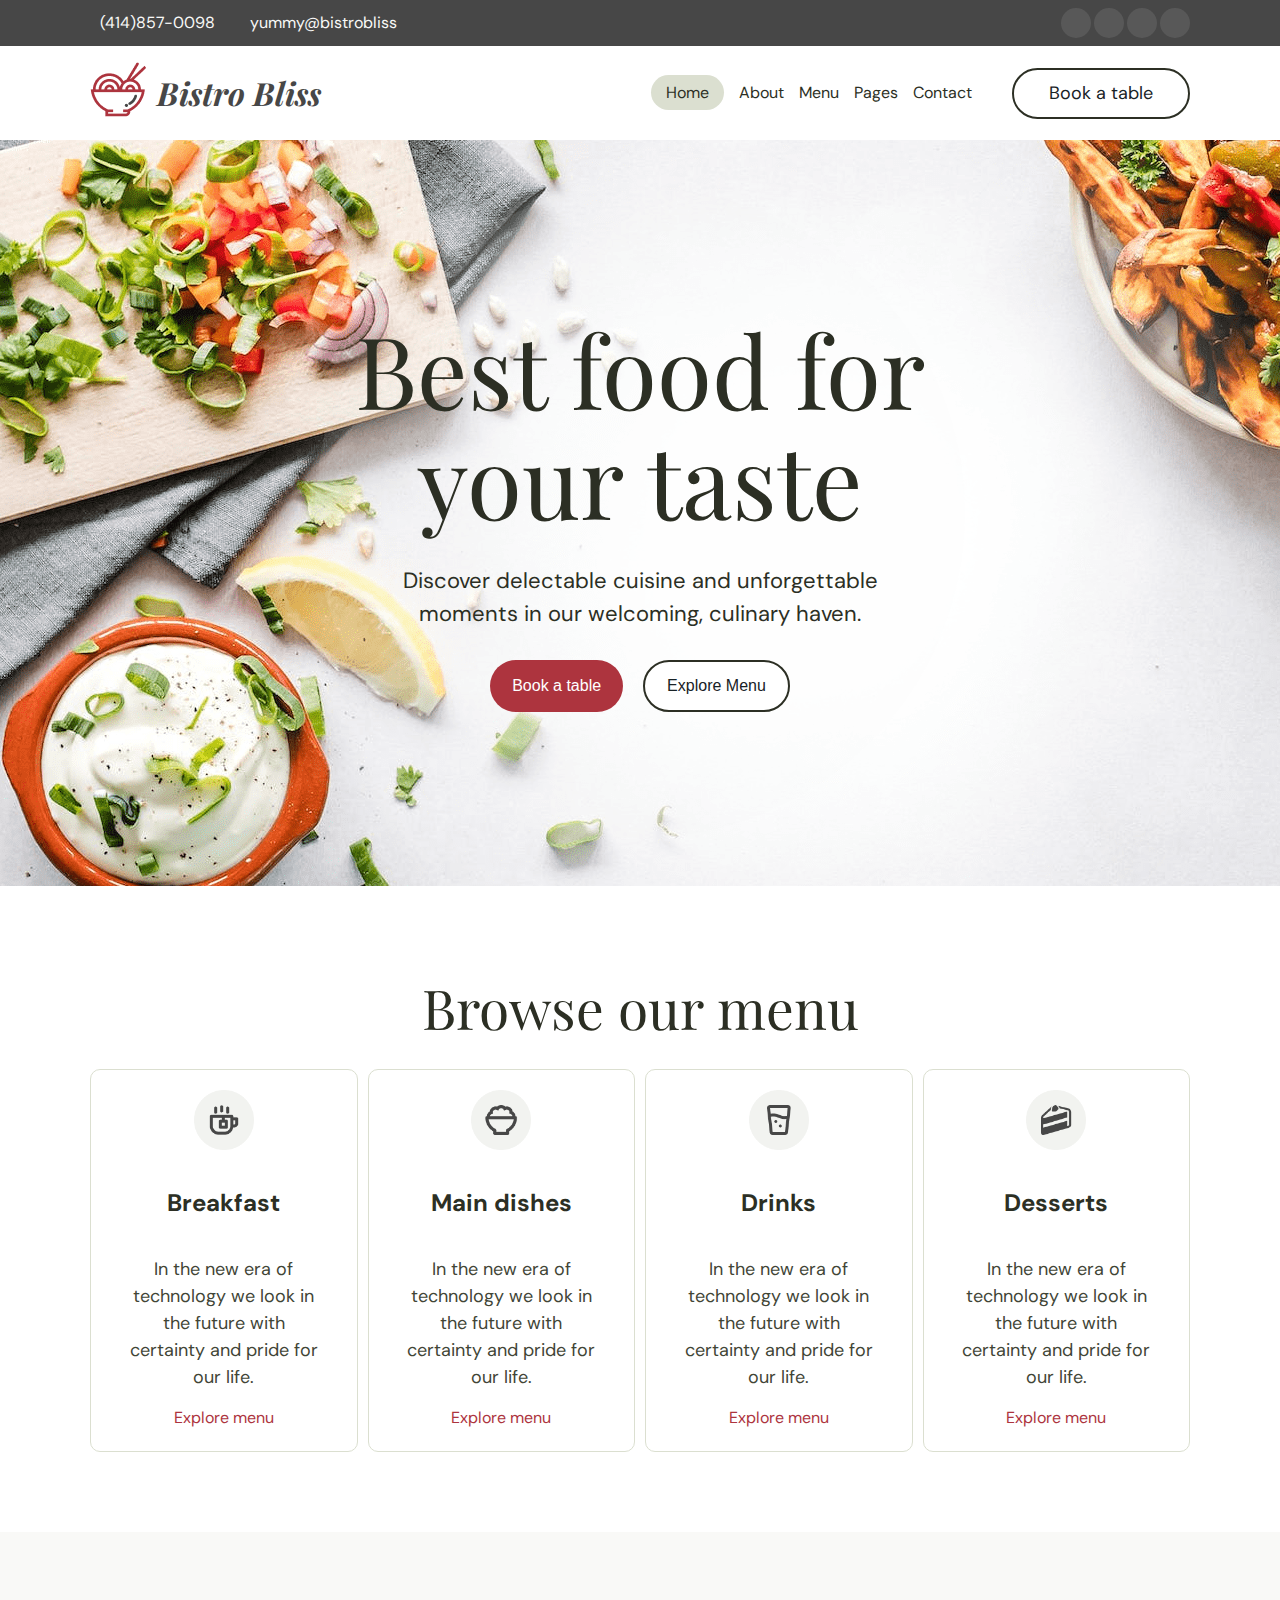
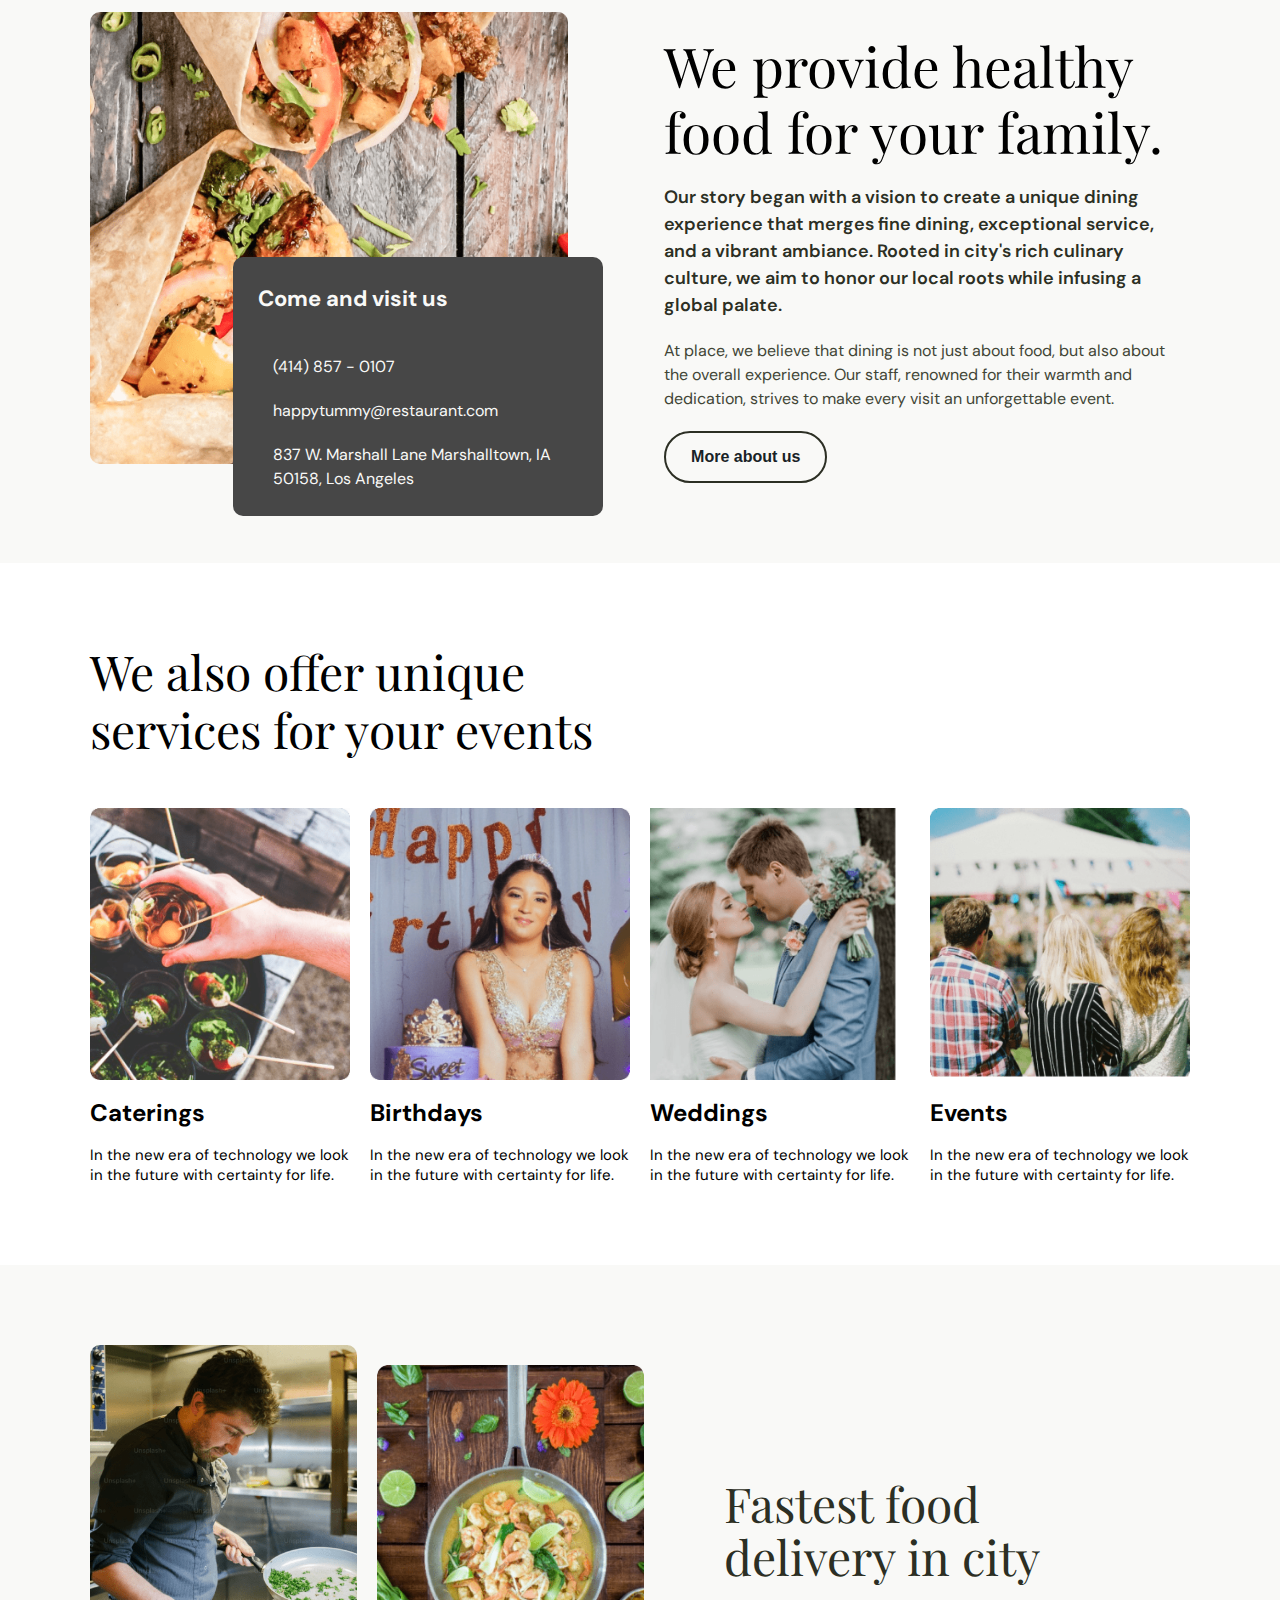
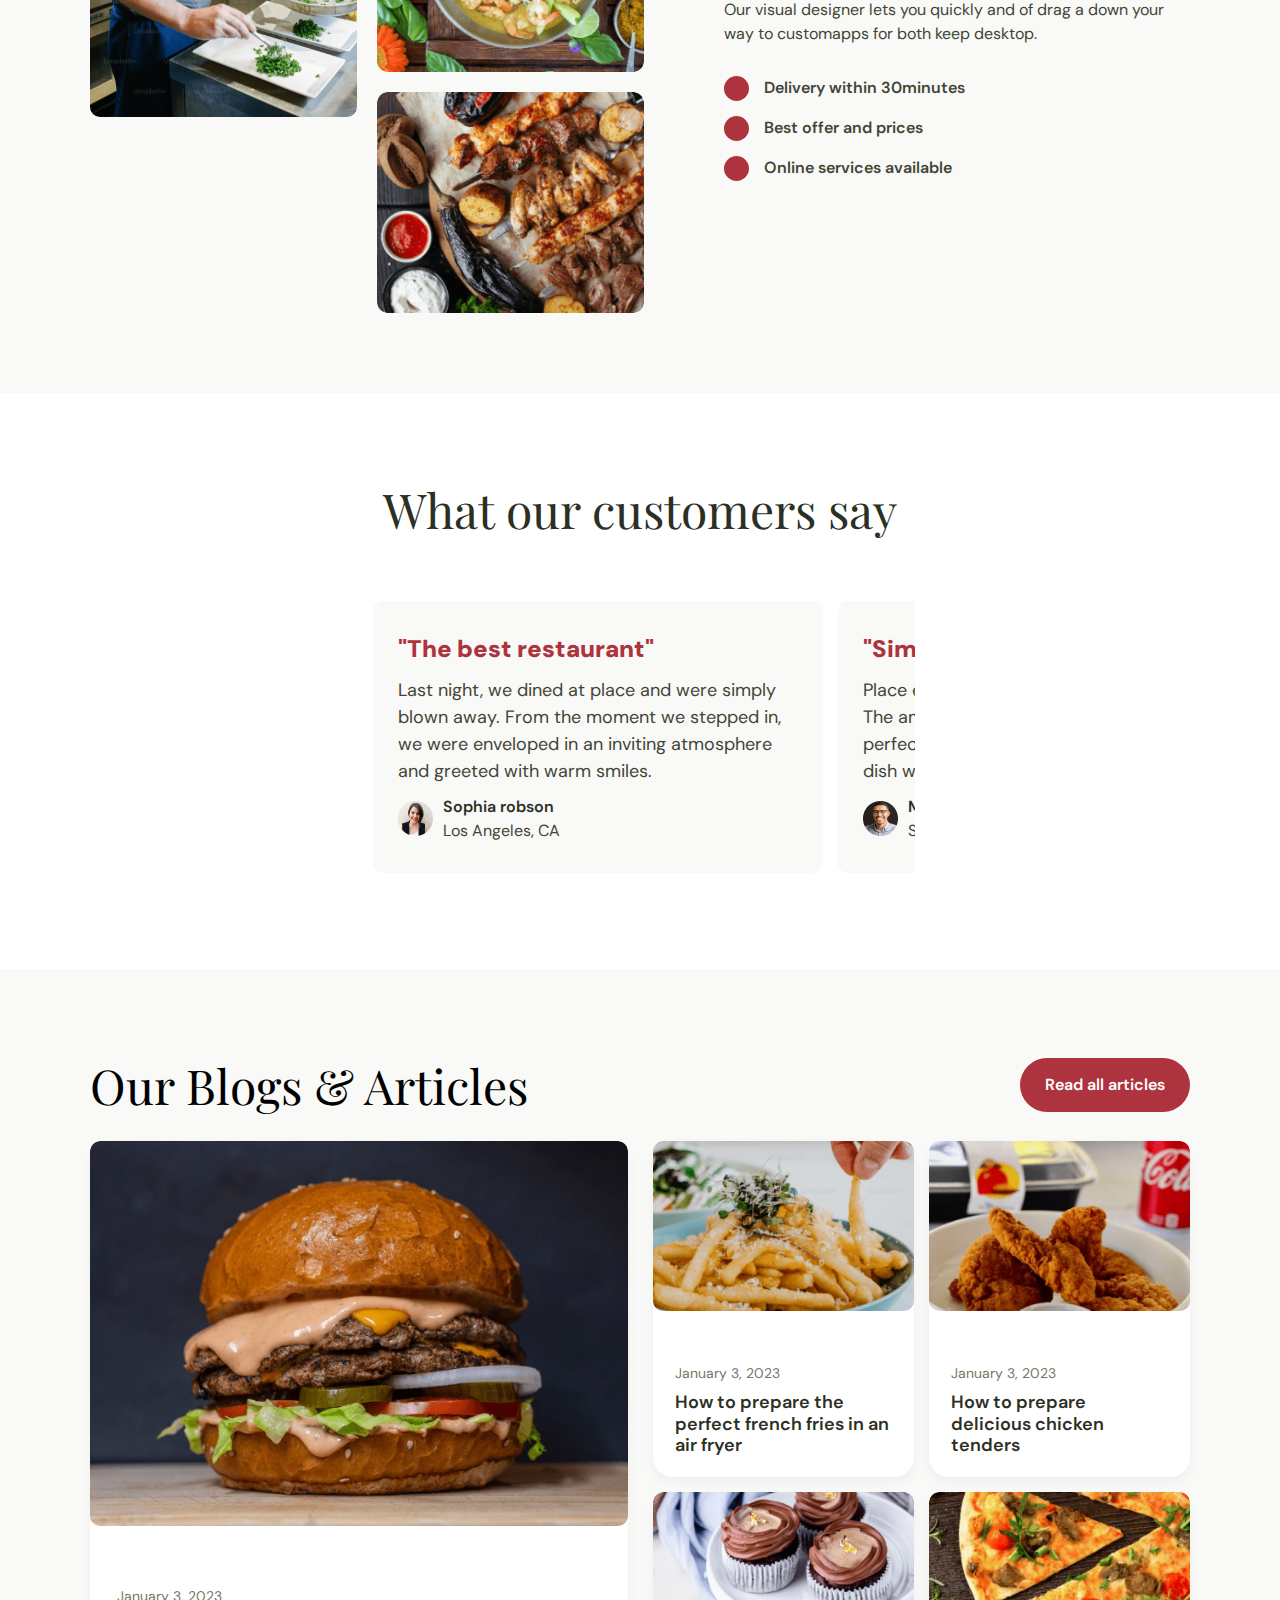
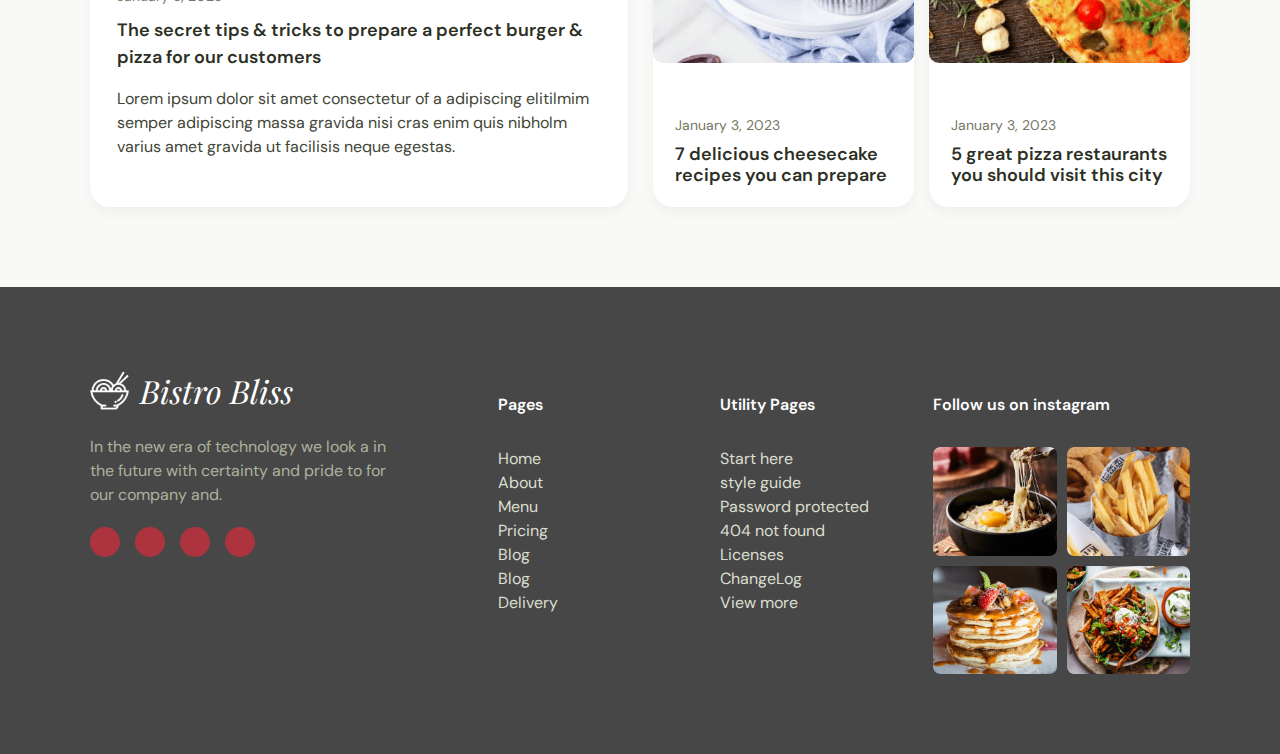
<file: index.html>
<!DOCTYPE html>
<html lang="en">
  <head>
    <meta charset="UTF-8" />
    <meta name="viewport" content="width=device-width, initial-scale=1.0" />
    <title>Bistro Bliss | Home</title>
    <link rel="preconnect" href="https://fonts.googleapis.com" />
    <link rel="preconnect" href="https://fonts.gstatic.com" crossorigin />
    <link
      href="https://fonts.googleapis.com/css2?family=DM+Sans:opsz,wght@9..40,400;9..40,500;9..40,600&family=Playfair+Display:ital,wght@0,500;0,700;1,600&display=swap"
      rel="stylesheet"
    />
    <link
      rel="stylesheet"
      href="https://cdnjs.cloudflare.com/ajax/libs/font-awesome/6.4.2/css/all.min.css"
      integrity="sha512-z3gLpd7yknf1YoNbCzqRKc4qyor8gaKU1qmn+CShxbuBusANI9QpRohGBreCFkKxLhei6S9CQXFEbbKuqLg0DA=="
      crossorigin="anonymous"
      referrerpolicy="no-referrer"
    />

    <link rel="stylesheet" href="css/styles.css" />
    <link rel="stylesheet" href="css/utilities.css" />
    <link rel="icon" type="image/png" href="images/logo.png" />
  </head>
  <body>
    <header class="hero">
      <div class="top-bar bg-dark">
        <div class="container">
          <div class="info">
            <div>
              <i class="fas fa-phone"></i>
              <p>(414)857-0098</p>
            </div>

            <div>
              <i class="fas fa-envelope"></i>
              <p>yummy@bistrobliss</p>
            </div>
          </div>

          <div class="socials">
            <a href="#"><i class="fab fa-twitter"></i></a
            ><a href="#"><i class="fab fa-facebook"></i></a
            ><a href="#"><i class="fab fa-instagram"></i></a>
            <a href="#"><i class="fab fa-github"></i></a>
          </div>
        </div>
      </div>

      <header class="header">
        <div class="container">
          <div class="logo">
            <div class="img-box">
              <img src="images/logo.png" alt="Logo" />
            </div>

            <h1 class="text-dark">Bistro Bliss</h1>
          </div>

          <nav class="navbar">
            <ul class="navlinks">
              <li><a href="index.html" class="active">Home</a></li>
              <li><a href="about.html">About</a></li>
              <li><a href="menu.html">Menu</a></li>
              <li><a href="#">Pages</a></li>
              <li><a href="contact.html">Contact</a></li>
            </ul>

            <a href="booking.html" class="btn">Book a table</a>
          </nav>

          <div class="burger">
            <div class="line-1"></div>
            <div class="line-2"></div>
            <div class="line-3"></div>
          </div>
        </div>
      </header>

      <main class="content">
        <div class="container-sm">
          <div class="hero-title">
            <h1 class="text-dark">Best food for your taste</h1>
            <p>
              Discover delectable cuisine and unforgettable moments in our
              welcoming, culinary haven.
            </p>
            <div class="cta">
              <button class="btn">Book a table</button>
              <button class="btn">Explore Menu</button>
            </div>
          </div>
        </div>
      </main>
    </header>

    <section class="menu">
      <div class="container">
        <h1>Browse our menu</h1>
        <div class="categories">
          <div class="card">
            <img src="images/breakfast.png" alt="" />
            <h3>Breakfast</h3>
            <p>
              In the new era of technology we look in the future with certainty
              and pride for our life.
            </p>
            <a href="#">Explore menu</a>
          </div>
          <div class="card">
            <img src="images/dishes.png" alt="" />
            <h3>Main dishes</h3>
            <p>
              In the new era of technology we look in the future with certainty
              and pride for our life.
            </p>
            <a href="#">Explore menu</a>
          </div>
          <div class="card">
            <img src="images/drinks.png" alt="" />
            <h3>Drinks</h3>
            <p>
              In the new era of technology we look in the future with certainty
              and pride for our life.
            </p>
            <a href="#">Explore menu</a>
          </div>
          <div class="card">
            <img src="images/desert.png" alt="" />
            <h3>Desserts</h3>
            <p>
              In the new era of technology we look in the future with certainty
              and pride for our life.
            </p>
            <a href="#">Explore menu</a>
          </div>
        </div>
      </div>
    </section>

    <section class="about-us">
      <div class="container">
        <div class="img-box">
          <img src="images/about-img.png" alt="" />
          <div class="card">
            <h3>Come and visit us</h3>
            <div>
              <i class="fas fa-phone"></i>
              <p>(414) 857 - 0107</p>
            </div>

            <div>
              <i class="fas fa-envelope"></i>
              <p>happytummy@restaurant.com</p>
            </div>

            <div>
              <i class="fas fa-location-dot"> </i>
              <p>837 W. Marshall Lane Marshalltown, IA 50158, Los Angeles</p>
            </div>
          </div>
        </div>

        <aside class="about-text">
          <h3>We provide healthy food for your family.</h3>
          <p>
            Our story began with a vision to create a unique dining experience
            that merges fine dining, exceptional service, and a vibrant
            ambiance. Rooted in city's rich culinary culture, we aim to honor
            our local roots while infusing a global palate.
          </p>
          <p>
            At place, we believe that dining is not just about food, but also
            about the overall experience. Our staff, renowned for their warmth
            and dedication, strives to make every visit an unforgettable event.
          </p>

          <button class="btn">More about us</button>
        </aside>
      </div>
    </section>

    <section class="services">
      <div class="container">
        <h1>We also offer unique services for your events</h1>
        <div class="services-grid">
          <div class="service">
            <img src="images/kebab-set-table 1.png" alt="" />
            <h4>Caterings</h4>
            <p>
              In the new era of technology we look in the future with certainty
              for life.
            </p>
          </div>
          <div class="service">
            <img src="images/birthday.png" alt="" />
            <h4>Birthdays</h4>
            <p>
              In the new era of technology we look in the future with certainty
              for life.
            </p>
          </div>
          <div class="service">
            <img src="images/happy-man-wife-sunny-day 1.png" alt="" />
            <h4>Weddings</h4>
            <p>
              In the new era of technology we look in the future with certainty
              for life.
            </p>
          </div>
          <div class="service">
            <img src="images/people.png" alt="" />
            <h4>Events</h4>
            <p>
              In the new era of technology we look in the future with certainty
              for life.
            </p>
          </div>
        </div>
      </div>
    </section>

    <section class="delivery">
      <div class="container">
        <div class="img-box">
          <img
            src="images/mid-shot-chef-holding-plate-with-pasta-making-ok-sign 1.png"
            alt=""
          />
          <div>
            <img
              src="images/sour-curry-with-snakehead-fish-spicy-garden-hot-pot-thai-food 1.png"
              alt=""
            />
            <img src="images/sadj-iron-pot-with-various-salads 1.png" alt="" />
          </div>
        </div>

        <div class="delivery-text">
          <h1>Fastest food delivery in city</h1>
          <p>
            Our visual designer lets you quickly and of drag a down your way to
            customapps for both keep desktop.
          </p>
          <ul class="steps">
            <div>
              <i class="fa-regular fa-clock"></i>
              <p>Delivery within 30minutes</p>
            </div>
            <div>
              <i class="fas fa-calculator"></i>
              <p>Best offer and prices</p>
            </div>
            <div>
              <i class="fas fa-cart-shopping"></i>
              <p>Online services available</p>
            </div>
          </ul>
        </div>
      </div>
    </section>

    <section class="testimonials">
      <div class="container">
        <h1>What our customers say</h1>
        <div class="box">
          <i class="fas fa-arrow-left"></i>
          <i class="fas fa-arrow-up"></i>
          <div class="testimonials-grid">
            <div class="testimonial">
              <h3>"The best restaurant"</h3>
              <p>
                Last night, we dined at place and were simply blown away. From
                the moment we stepped in, we were enveloped in an inviting
                atmosphere and greeted with warm smiles.
              </p>

              <div class="profile">
                <img src="images/sophia.png" alt="" />
                <div>
                  <p class="name">Sophia robson</p>
                  <p class="location">Los Angeles, CA</p>
                </div>
              </div>
            </div>
            <div class="testimonial">
              <h3>"Simply delicious"</h3>
              <p>
                Place exceeded my expectations on all fronts. The ambiance was
                cozy and relaxed, making it a perfect venue for our anniversary
                dinner. Each dish was prepared and beautifully presented.
              </p>

              <div class="profile">
                <img src="images/Matt.png" alt="" />
                <div>
                  <p class="name">Matt cannon</p>
                  <p class="location">San diego, CA</p>
                </div>
              </div>
            </div>
            <div class="testimonial">
              <h3>"One of a kind restaurant"</h3>
              <p>
                The culinary experience at place is first to none. The
                atmosphere is vibrant, the food - nothing short of
                extraordinary. The food was the highlight of our evening. Highly
                recommended.
              </p>

              <div class="profile">
                <img src="images/Andy.png" alt="" />
                <div>
                  <p class="name">Andy Smith</p>
                  <p class="location">San Fransisco, CA</p>
                </div>
              </div>
            </div>
            <div class="testimonial">
              <h3>"One of a kind restaurant"</h3>
              <p>
                The culinary experience at place is first to none. The
                atmosphere is vibrant, the food - nothing short of
                extraordinary. The food was the highlight of our evening. Highly
                recommended.
              </p>

              <div class="profile">
                <img src="images/Andy.png" alt="" />
                <div>
                  <p class="name">Andy Smith</p>
                  <p class="location">San Fransisco, CA</p>
                </div>
              </div>
            </div>
            <div class="testimonial">
              <h3>"One of a kind restaurant"</h3>
              <p>
                The culinary experience at place is first to none. The
                atmosphere is vibrant, the food - nothing short of
                extraordinary. The food was the highlight of our evening. Highly
                recommended.
              </p>

              <div class="profile">
                <img src="images/Andy.png" alt="" />
                <div>
                  <p class="name">Andy Smith</p>
                  <p class="location">San Fransisco, CA</p>
                </div>
              </div>
            </div>
            <div class="testimonial">
              <h3>"One of a kind restaurant"</h3>
              <p>
                The culinary experience at place is first to none. The
                atmosphere is vibrant, the food - nothing short of
                extraordinary. The food was the highlight of our evening. Highly
                recommended.
              </p>

              <div class="profile">
                <img src="images/Andy.png" alt="" />
                <div>
                  <p class="name">Andy Smith</p>
                  <p class="location">San Fransisco, CA</p>
                </div>
              </div>
            </div>
          </div>

          <i class="fas fa-arrow-right"></i>
          <i class="fas fa-arrow-down"></i>
        </div>
      </div>
    </section>

    <section class="blog">
      <div class="container">
        <header>
          <h1>Our blogs & articles</h1>
          <a href="#" class="btn">Read all articles</a>
        </header>

        <div class="articles-grid">
          <div class="card first">
            <div class="img-box">
              <img src="images/burger.png" alt="" />
            </div>
            <div class="article-text">
              <p class="date-published">January 3, 2023</p>
              <p class="title">
                The secret tips & tricks to prepare a perfect burger & pizza for
                our customers
              </p>
              <p class="peek">
                Lorem ipsum dolor sit amet consectetur of a adipiscing elitilmim
                semper adipiscing massa gravida nisi cras enim quis nibholm
                varius amet gravida ut facilisis neque egestas.
              </p>
            </div>
          </div>

          <div class="second-grid">
            <div class="card">
              <div class="img-box">
                <img src="images/chips.png" alt="" />
              </div>
              <div class="article-text">
                <p class="date-published">January 3, 2023</p>
                <p class="title">
                  How to prepare the perfect french fries in an air fryer
                </p>
              </div>
            </div>
            <div class="card">
              <div class="img-box">
                <img src="images/chicken.png" alt="" />
              </div>
              <div class="article-text">
                <p class="date-published">January 3, 2023</p>
                <p class="title">How to prepare delicious chicken tenders</p>
              </div>
            </div>
            <div class="card">
              <div class="img-box">
                <img src="images/cupcakes.png" alt="" />
              </div>
              <div class="article-text">
                <p class="date-published">January 3, 2023</p>
                <p class="title">
                  7 delicious cheesecake recipes you can prepare
                </p>
              </div>
            </div>
            <div class="card">
              <div class="img-box">
                <img src="images/pizza.png" alt="" />
              </div>
              <div class="article-text">
                <p class="date-published">January 3, 2023</p>
                <p class="title">
                  5 great pizza restaurants you should visit this city
                </p>
              </div>
            </div>
          </div>
        </div>
      </div>
    </section>

    <footer>
      <div class="container">
        <header>
          <div class="img-box">
            <img src="images/logo-white.png" alt="logo" />
            <h1>Bistro Bliss</h1>
          </div>
          <p>
            In the new era of technology we look a in the future with certainty
            and pride to for our company and.
          </p>
          <div class="socials">
            <i class="fab fa-twitter"></i>
            <i class="fab fa-facebook"></i>
            <i class="fab fa-instagram"></i>
            <i class="fab fa-github"></i>
          </div>
        </header>
        <div class="pages">
          <h3>Pages</h3>
          <ul class="navlinks">
            <li><a href="index.html">Home</a></li>
            <li><a href="about.html">About</a></li>
            <li><a href="menu.html">Menu</a></li>
            <li><a href="#">Pricing</a></li>
            <li><a href="blog.html">Blog</a></li>
            <li><a href="blog.html">Blog</a></li>
            <li><a href="#">Delivery</a></li>
          </ul>
        </div>

        <div class="utility-pages">
          <h3>Utility Pages</h3>
          <ul class="navlinks">
            <li><a href="#">Start here</a></li>
            <li><a href="#">style guide</a></li>
            <li><a href="#">Password protected</a></li>
            <li><a href="#">404 not found</a></li>
            <li><a href="#">Licenses</a></li>
            <li><a href="#">ChangeLog</a></li>
            <li><a href="#">View more</a></li>
          </ul>
        </div>

        <div class="display">
          <h3>Follow us on instagram</h3>
          <div class="img-grid">
            <img src="images/Mask group (13).png" alt="" />
            <img src="images/Mask group (14).png" alt="" />
            <img src="images/Mask group (15).png" alt="" />
            <img src="images/Mask group (16).png" alt="" />
          </div>
        </div>
      </div>
    </footer>

    <script src="app.js"></script>
  </body>
</html>
</file>
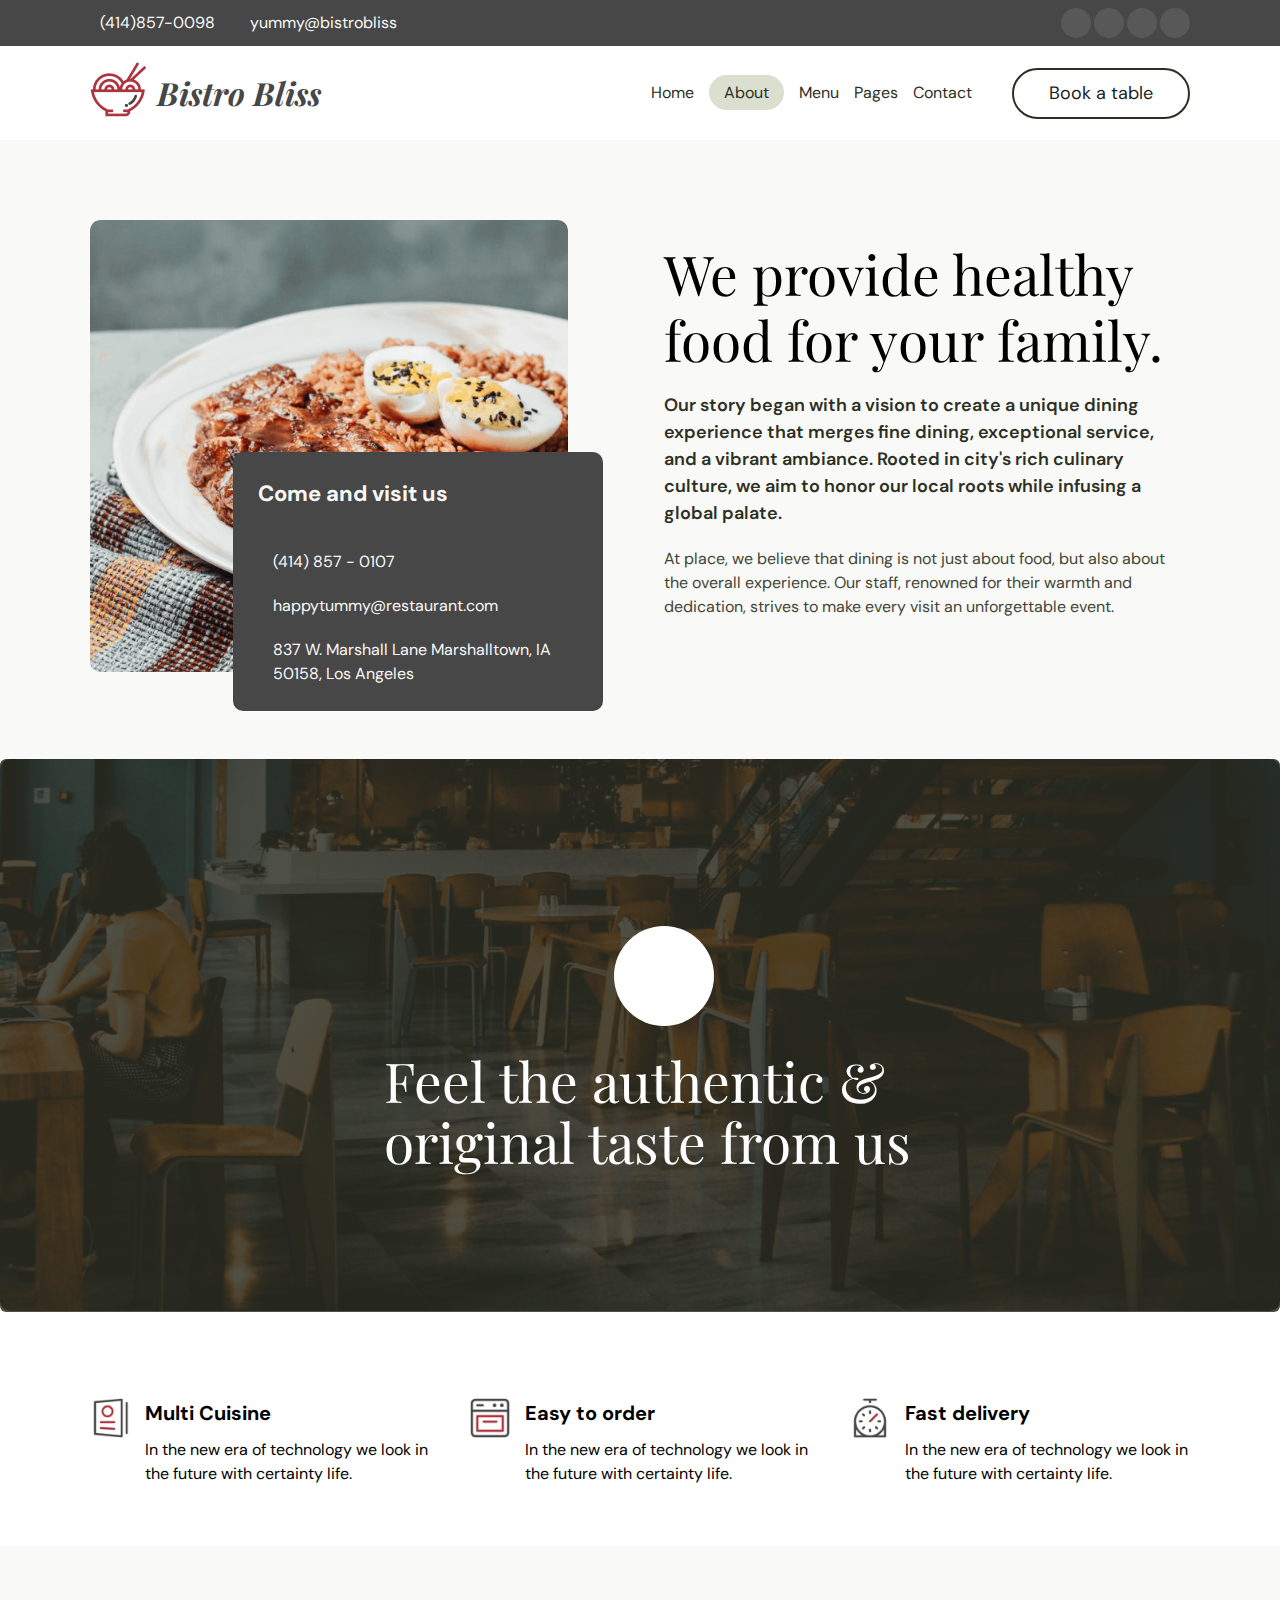
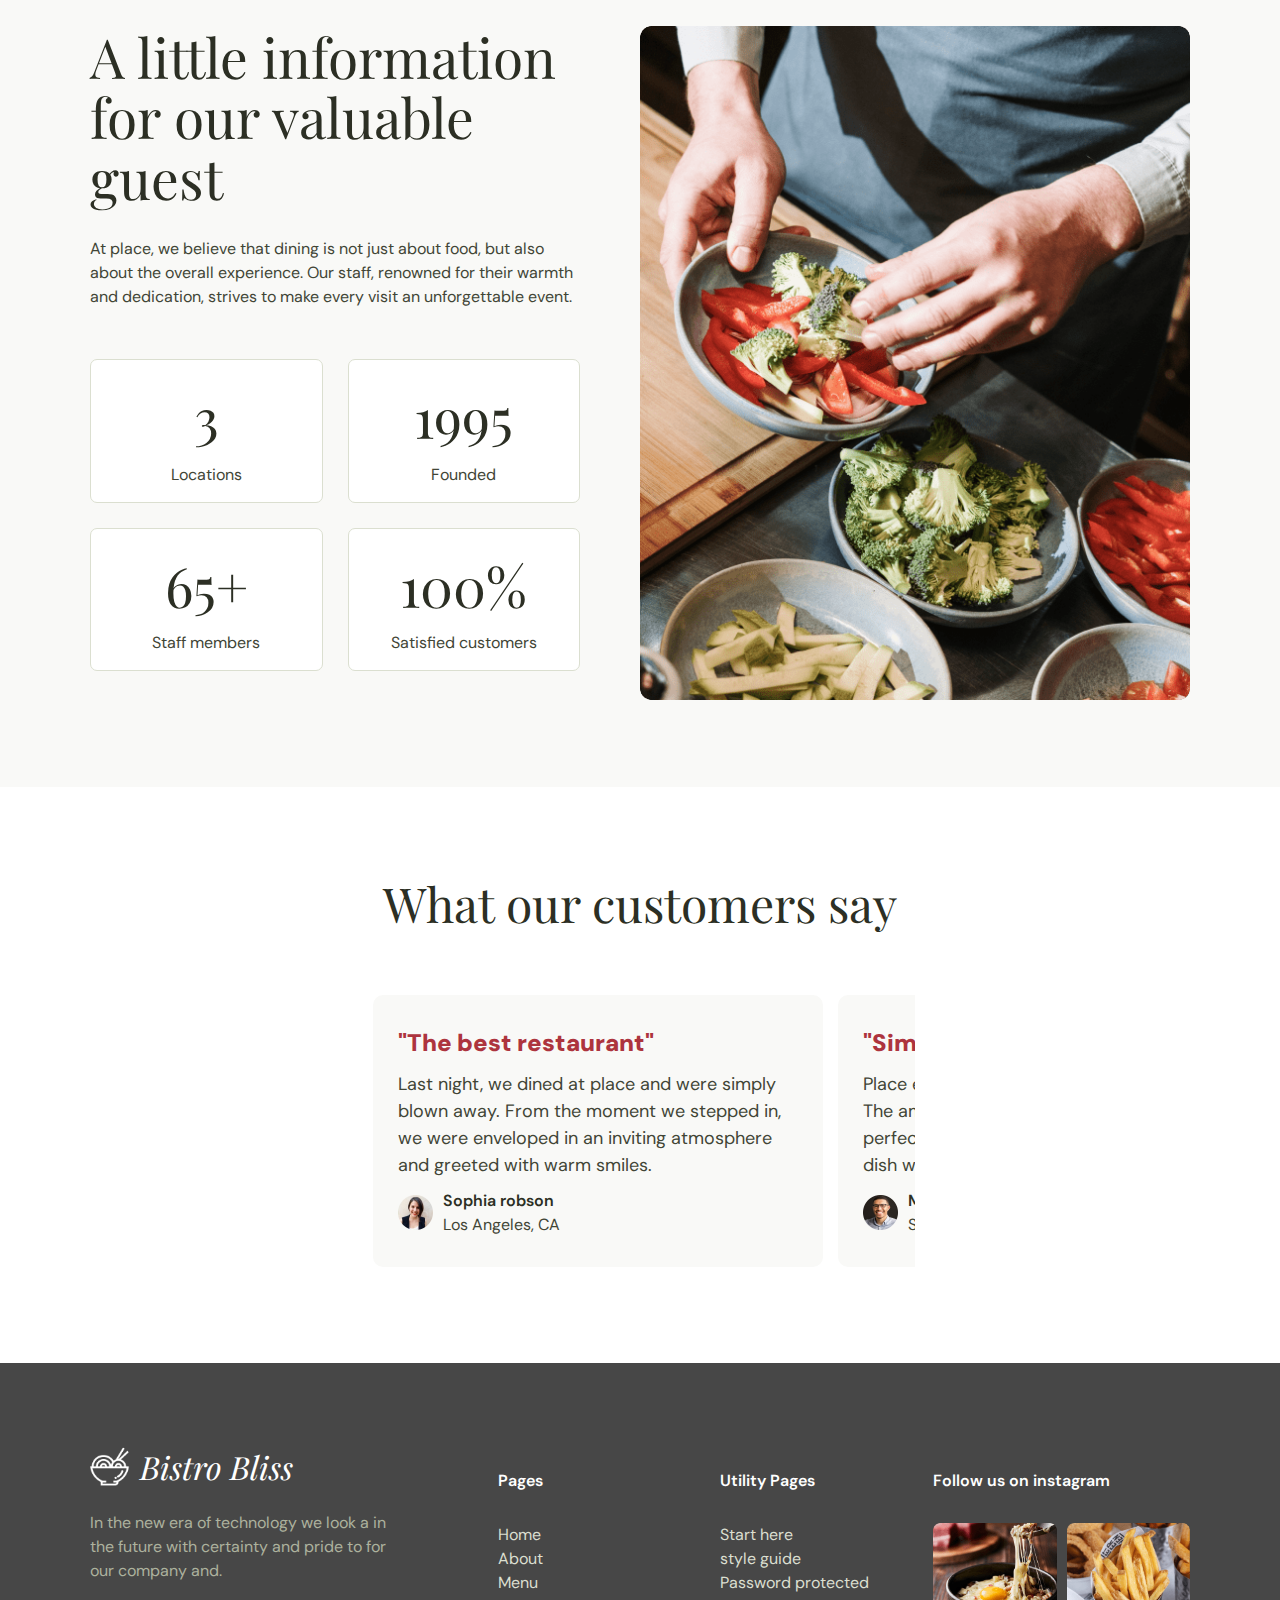
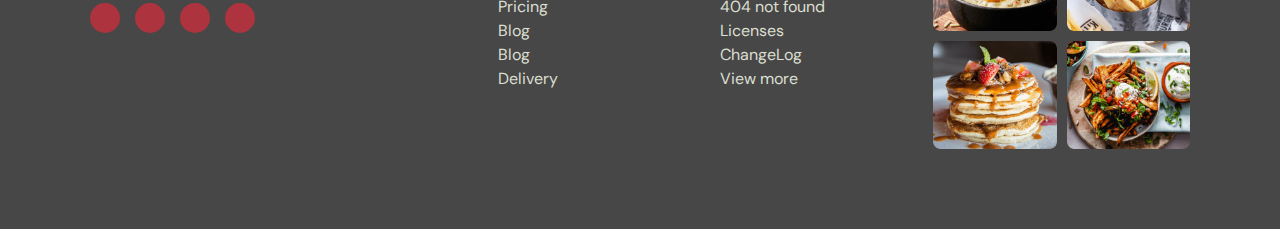
<file: about.html>
<!DOCTYPE html>
<html lang="en">
  <head>
    <meta charset="UTF-8" />
    <meta name="viewport" content="width=device-width, initial-scale=1.0" />
    <title>Bistro Bliss | About</title>
    <link rel="preconnect" href="https://fonts.googleapis.com" />
    <link rel="preconnect" href="https://fonts.gstatic.com" crossorigin />
    <link
      href="https://fonts.googleapis.com/css2?family=DM+Sans:opsz,wght@9..40,400;9..40,500;9..40,600&family=Playfair+Display:ital,wght@0,500;0,700;1,600&display=swap"
      rel="stylesheet"
    />
    <link
      rel="stylesheet"
      href="https://cdnjs.cloudflare.com/ajax/libs/font-awesome/6.4.2/css/all.min.css"
      integrity="sha512-z3gLpd7yknf1YoNbCzqRKc4qyor8gaKU1qmn+CShxbuBusANI9QpRohGBreCFkKxLhei6S9CQXFEbbKuqLg0DA=="
      crossorigin="anonymous"
      referrerpolicy="no-referrer"
    />

    <link rel="stylesheet" href="css/styles.css" />
    <link rel="stylesheet" href="css/utilities.css" />
    <link rel="icon" type="image" href="images/logo.png" />
  </head>
  <body>
    <header class="hero">
      <div class="top-bar bg-dark">
        <div class="container">
          <div class="info">
            <div>
              <i class="fas fa-phone"></i>
              <p>(414)857-0098</p>
            </div>

            <div>
              <i class="fas fa-envelope"></i>
              <p>yummy@bistrobliss</p>
            </div>
          </div>

          <div class="socials">
            <a href="#"><i class="fab fa-twitter"></i></a
            ><a href="#"><i class="fab fa-facebook"></i></a
            ><a href="#"><i class="fab fa-instagram"></i></a>
            <a href="#"><i class="fab fa-github"></i></a>
          </div>
        </div>
      </div>

      <header class="header">
        <div class="container">
          <div class="logo">
            <div class="img-box">
              <img src="images/logo.png" alt="Logo" />
            </div>

            <h1 class="text-dark">Bistro Bliss</h1>
          </div>

          <nav class="navbar">
            <ul class="navlinks">
              <li><a href="index.html">Home</a></li>
              <li><a href="about.html" class="active">About</a></li>
              <li><a href="menu.html">Menu</a></li>
              <li><a href="blog.html">Pages</a></li>
              <li><a href="contact.html">Contact</a></li>
            </ul>

            <a href="booking.html" class="btn">Book a table</a>
          </nav>

          <div class="burger">
            <div class="line-1"></div>
            <div class="line-2"></div>
            <div class="line-3"></div>
          </div>
        </div>
      </header>
    </header>

    <section class="about-us">
      <div class="container">
        <div class="img-box">
          <img src="images/egg-beef.png" alt="" />
          <div class="card">
            <h3>Come and visit us</h3>
            <div>
              <i class="fas fa-phone"></i>
              <p>(414) 857 - 0107</p>
            </div>

            <div>
              <i class="fas fa-envelope"></i>
              <p>happytummy@restaurant.com</p>
            </div>

            <div>
              <i class="fas fa-location-dot"> </i>
              <p>837 W. Marshall Lane Marshalltown, IA 50158, Los Angeles</p>
            </div>
          </div>
        </div>

        <aside class="about-text">
          <h3>We provide healthy food for your family.</h3>
          <p>
            Our story began with a vision to create a unique dining experience
            that merges fine dining, exceptional service, and a vibrant
            ambiance. Rooted in city's rich culinary culture, we aim to honor
            our local roots while infusing a global palate.
          </p>
          <p>
            At place, we believe that dining is not just about food, but also
            about the overall experience. Our staff, renowned for their warmth
            and dedication, strives to make every visit an unforgettable event.
          </p>
        </aside>
      </div>
    </section>

    <section class="about-hero">
      <div class="img-box">
        <img src="images/about-page-hero.png" alt="bg" />
        <i class="fas fa-play"></i>
        <h1>Feel the authentic & original taste from us</h1>
      </div>

      <div class="container">
        <div class="features">
          <div class="feature">
            <img src="images/restaurant-menu 1.png" alt="restaurant-menu" />
            <div>
              <h3>Multi Cuisine</h3>
              <p>
                In the new era of technology we look in the future with
                certainty life.
              </p>
            </div>
          </div>
          <div class="feature">
            <img src="images/Group.png" alt="restaurant-menu" />
            <div>
              <h3>Easy to order</h3>
              <p>
                In the new era of technology we look in the future with
                certainty life.
              </p>
            </div>
          </div>
          <div class="feature">
            <img src="images/timer 1.png" alt="restaurant-menu" />
            <div>
              <h3>Fast delivery</h3>
              <p>
                In the new era of technology we look in the future with
                certainty life.
              </p>
            </div>
          </div>
        </div>
      </div>
    </section>

    <section class="ratings">
      <div class="container">
        <div class="ratings-text">
          <h1>A little information for our valuable guest</h1>
          <p>
            At place, we believe that dining is not just about food, but also
            about the overall experience. Our staff, renowned for their warmth
            and dedication, strives to make every visit an unforgettable event.
          </p>

          <div class="ratings-grid">
            <div class="rating-card">
              <h3>3</h3>
              <p>Locations</p>
            </div>
            <div class="rating-card">
              <h3>1995</h3>
              <p>Founded</p>
            </div>
            <div class="rating-card">
              <h3>65+</h3>
              <p>Staff members</p>
            </div>
            <div class="rating-card">
              <h3>100%</h3>
              <p>Satisfied customers</p>
            </div>
          </div>
        </div>

        <div class="img-box">
          <img src="images/Mask group (17).png" alt="" />
        </div>
      </div>
    </section>

    <section class="testimonials">
      <div class="container">
        <h1>What our customers say</h1>
        <div class="box">
          <i class="fas fa-arrow-left"></i>
          <i class="fas fa-arrow-up"></i>
          <div class="testimonials-grid">
            <div class="testimonial">
              <h3>"The best restaurant"</h3>
              <p>
                Last night, we dined at place and were simply blown away. From
                the moment we stepped in, we were enveloped in an inviting
                atmosphere and greeted with warm smiles.
              </p>

              <div class="profile">
                <img src="images/sophia.png" alt="" />
                <div>
                  <p class="name">Sophia robson</p>
                  <p class="location">Los Angeles, CA</p>
                </div>
              </div>
            </div>
            <div class="testimonial">
              <h3>"Simply delicious"</h3>
              <p>
                Place exceeded my expectations on all fronts. The ambiance was
                cozy and relaxed, making it a perfect venue for our anniversary
                dinner. Each dish was prepared and beautifully presented.
              </p>

              <div class="profile">
                <img src="images/Matt.png" alt="" />
                <div>
                  <p class="name">Matt cannon</p>
                  <p class="location">San diego, CA</p>
                </div>
              </div>
            </div>
            <div class="testimonial">
              <h3>"One of a kind restaurant"</h3>
              <p>
                The culinary experience at place is first to none. The
                atmosphere is vibrant, the food - nothing short of
                extraordinary. The food was the highlight of our evening. Highly
                recommended.
              </p>

              <div class="profile">
                <img src="images/Andy.png" alt="" />
                <div>
                  <p class="name">Andy Smith</p>
                  <p class="location">San Fransisco, CA</p>
                </div>
              </div>
            </div>
            <div class="testimonial">
              <h3>"One of a kind restaurant"</h3>
              <p>
                The culinary experience at place is first to none. The
                atmosphere is vibrant, the food - nothing short of
                extraordinary. The food was the highlight of our evening. Highly
                recommended.
              </p>

              <div class="profile">
                <img src="images/Andy.png" alt="" />
                <div>
                  <p class="name">Andy Smith</p>
                  <p class="location">San Fransisco, CA</p>
                </div>
              </div>
            </div>
            <div class="testimonial">
              <h3>"One of a kind restaurant"</h3>
              <p>
                The culinary experience at place is first to none. The
                atmosphere is vibrant, the food - nothing short of
                extraordinary. The food was the highlight of our evening. Highly
                recommended.
              </p>

              <div class="profile">
                <img src="images/Andy.png" alt="" />
                <div>
                  <p class="name">Andy Smith</p>
                  <p class="location">San Fransisco, CA</p>
                </div>
              </div>
            </div>
            <div class="testimonial">
              <h3>"One of a kind restaurant"</h3>
              <p>
                The culinary experience at place is first to none. The
                atmosphere is vibrant, the food - nothing short of
                extraordinary. The food was the highlight of our evening. Highly
                recommended.
              </p>

              <div class="profile">
                <img src="images/Andy.png" alt="" />
                <div>
                  <p class="name">Andy Smith</p>
                  <p class="location">San Fransisco, CA</p>
                </div>
              </div>
            </div>
          </div>

          <i class="fas fa-arrow-right"></i>
          <i class="fas fa-arrow-down"></i>
        </div>
      </div>
    </section>

    <footer>
      <div class="container">
        <header>
          <div class="img-box">
            <img src="images/logo-white.png" alt="logo" />
            <h1>Bistro Bliss</h1>
          </div>
          <p>
            In the new era of technology we look a in the future with certainty
            and pride to for our company and.
          </p>
          <div class="socials">
            <i class="fab fa-twitter"></i>
            <i class="fab fa-facebook"></i>
            <i class="fab fa-instagram"></i>
            <i class="fab fa-github"></i>
          </div>
        </header>
        <div class="pages">
          <h3>Pages</h3>
          <ul class="navlinks">
            <li><a href="index.html">Home</a></li>
            <li><a href="about.html">About</a></li>
            <li><a href="menu.html">Menu</a></li>
            <li><a href="#">Pricing</a></li>
            <li><a href="blog.html">Blog</a></li>
            <li><a href="blog.html">Blog</a></li>
            <li><a href="#">Delivery</a></li>
          </ul>
        </div>

        <div class="utility-pages">
          <h3>Utility Pages</h3>
          <ul class="navlinks">
            <li><a href="#">Start here</a></li>
            <li><a href="#">style guide</a></li>
            <li><a href="#">Password protected</a></li>
            <li><a href="#">404 not found</a></li>
            <li><a href="#">Licenses</a></li>
            <li><a href="#">ChangeLog</a></li>
            <li><a href="#">View more</a></li>
          </ul>
        </div>

        <div class="display">
          <h3>Follow us on instagram</h3>
          <div class="img-grid">
            <img src="images/Mask group (13).png" alt="" />
            <img src="images/Mask group (14).png" alt="" />
            <img src="images/Mask group (15).png" alt="" />
            <img src="images/Mask group (16).png" alt="" />
          </div>
        </div>
      </div>
    </footer>

    <script src="app.js"></script>
  </body>
</html>
</file>
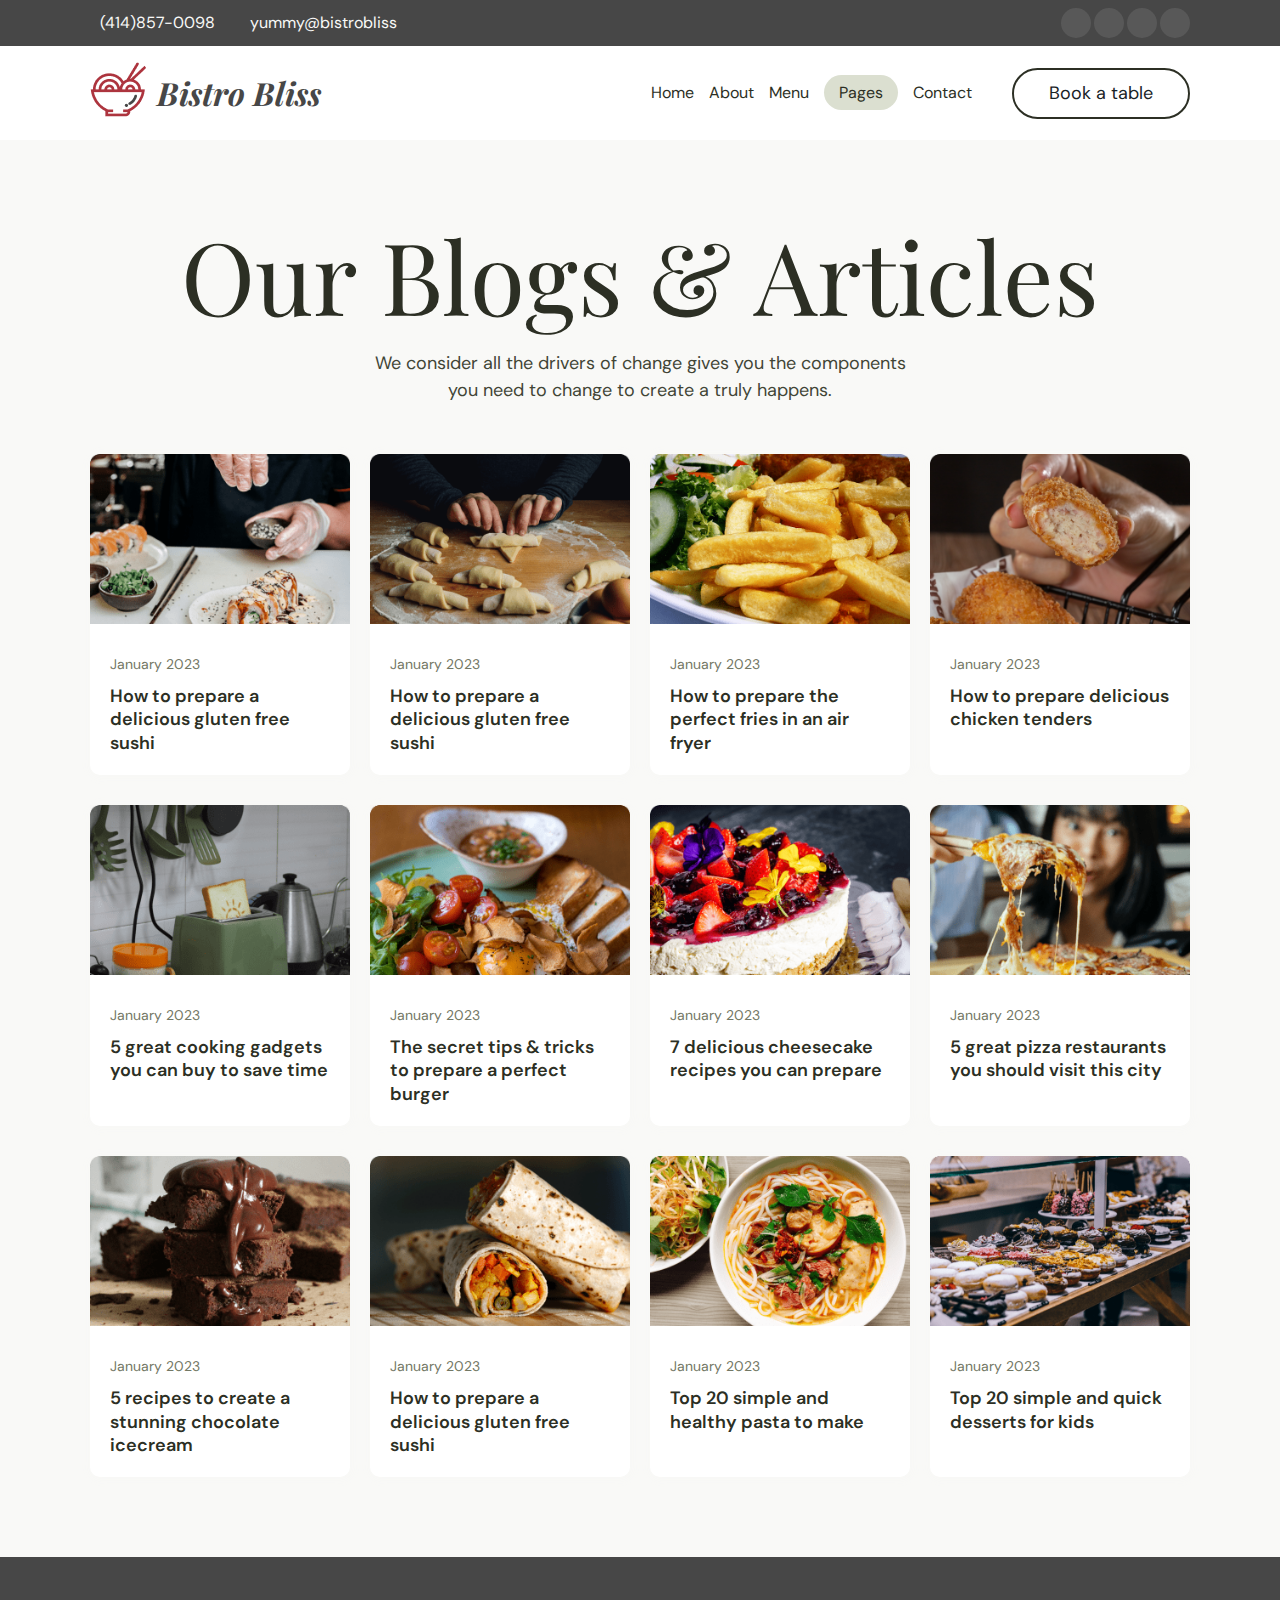
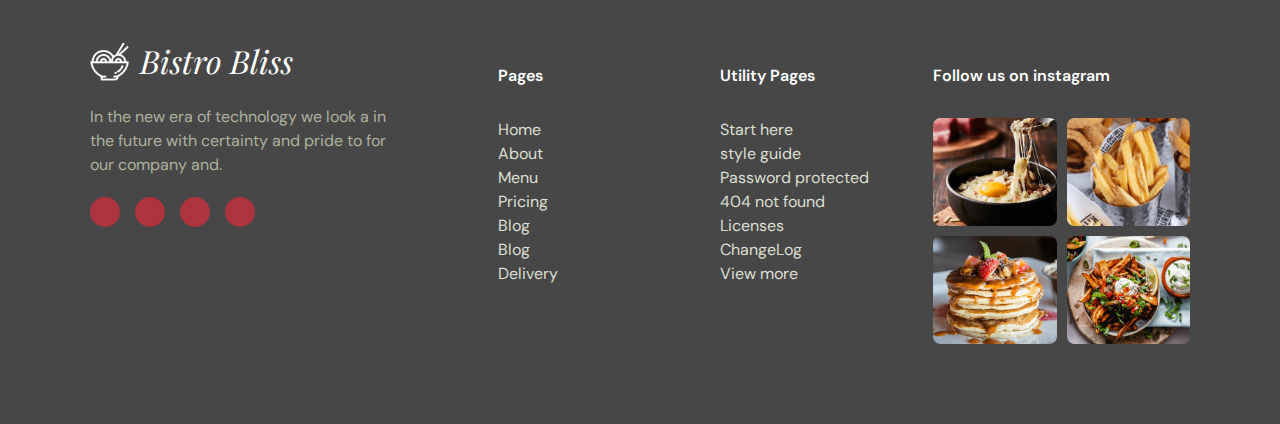
<file: blog.html>
<!DOCTYPE html>
<html lang="en">
  <head>
    <meta charset="UTF-8" />
    <meta name="viewport" content="width=device-width, initial-scale=1.0" />
    <title>Bistro Bliss | Blogs</title>
    <link rel="preconnect" href="https://fonts.googleapis.com" />
    <link rel="preconnect" href="https://fonts.gstatic.com" crossorigin />
    <link
      href="https://fonts.googleapis.com/css2?family=DM+Sans:opsz,wght@9..40,400;9..40,500;9..40,600&family=Playfair+Display:ital,wght@0,500;0,700;1,600&display=swap"
      rel="stylesheet"
    />
    <link
      rel="stylesheet"
      href="https://cdnjs.cloudflare.com/ajax/libs/font-awesome/6.4.2/css/all.min.css"
      integrity="sha512-z3gLpd7yknf1YoNbCzqRKc4qyor8gaKU1qmn+CShxbuBusANI9QpRohGBreCFkKxLhei6S9CQXFEbbKuqLg0DA=="
      crossorigin="anonymous"
      referrerpolicy="no-referrer"
    />

    <link rel="stylesheet" href="css/styles.css" />
    <link rel="stylesheet" href="css/utilities.css" />
    <link rel="icon" type="image" href="images/logo.png" />
  </head>
  <body>
    <header class="hero">
      <div class="top-bar bg-dark">
        <div class="container">
          <div class="info">
            <div>
              <i class="fas fa-phone"></i>
              <p>(414)857-0098</p>
            </div>

            <div>
              <i class="fas fa-envelope"></i>
              <p>yummy@bistrobliss</p>
            </div>
          </div>

          <div class="socials">
            <a href="#"><i class="fab fa-twitter"></i></a
            ><a href="#"><i class="fab fa-facebook"></i></a
            ><a href="#"><i class="fab fa-instagram"></i></a>
            <a href="#"><i class="fab fa-github"></i></a>
          </div>
        </div>
      </div>

      <header class="header">
        <div class="container">
          <div class="logo">
            <div class="img-box">
              <img src="images/logo.png" alt="Logo" />
            </div>

            <h1 class="text-dark">Bistro Bliss</h1>
          </div>

          <nav class="navbar">
            <ul class="navlinks">
              <li><a href="index.html">Home</a></li>
              <li><a href="about.html">About</a></li>
              <li><a href="menu.html">Menu</a></li>
              <li><a href="blog.html" class="active">Pages</a></li>
              <li><a href="contact.html">Contact</a></li>
            </ul>

            <a href="booking.html" class="btn">Book a table</a>
          </nav>

          <div class="burger">
            <div class="line-1"></div>
            <div class="line-2"></div>
            <div class="line-3"></div>
          </div>
        </div>
      </header>
    </header>

    <section class="blog">
      <div class="container">
        <div class="blog-text">
          <h1>Our blogs & articles</h1>
          <p>
            We consider all the drivers of change gives you the components you
            need to change to create a truly happens.
          </p>
        </div>
        <div class="blogs-grid"></div>
      </div>
    </section>

    <footer>
      <div class="container">
        <header>
          <div class="img-box">
            <img src="images/logo-white.png" alt="logo" />
            <h1>Bistro Bliss</h1>
          </div>
          <p>
            In the new era of technology we look a in the future with certainty
            and pride to for our company and.
          </p>
          <div class="socials">
            <i class="fab fa-twitter"></i>
            <i class="fab fa-facebook"></i>
            <i class="fab fa-instagram"></i>
            <i class="fab fa-github"></i>
          </div>
        </header>
        <div class="pages">
          <h3>Pages</h3>
          <ul class="navlinks">
            <li><a href="index.html">Home</a></li>
            <li><a href="about.html">About</a></li>
            <li><a href="menu.html">Menu</a></li>
            <li><a href="#">Pricing</a></li>
            <li><a href="blog.html">Blog</a></li>
            <li><a href="blog.html">Blog</a></li>
            <li><a href="#">Delivery</a></li>
          </ul>
        </div>

        <div class="utility-pages">
          <h3>Utility Pages</h3>
          <ul class="navlinks">
            <li><a href="#">Start here</a></li>
            <li><a href="#">style guide</a></li>
            <li><a href="#">Password protected</a></li>
            <li><a href="#">404 not found</a></li>
            <li><a href="#">Licenses</a></li>
            <li><a href="#">ChangeLog</a></li>
            <li><a href="#">View more</a></li>
          </ul>
        </div>

        <div class="display">
          <h3>Follow us on instagram</h3>
          <div class="img-grid">
            <img src="images/Mask group (13).png" alt="" />
            <img src="images/Mask group (14).png" alt="" />
            <img src="images/Mask group (15).png" alt="" />
            <img src="images/Mask group (16).png" alt="" />
          </div>
        </div>
      </div>
    </footer>
    <script src="app.js"></script>
  </body>
</html>
</file>
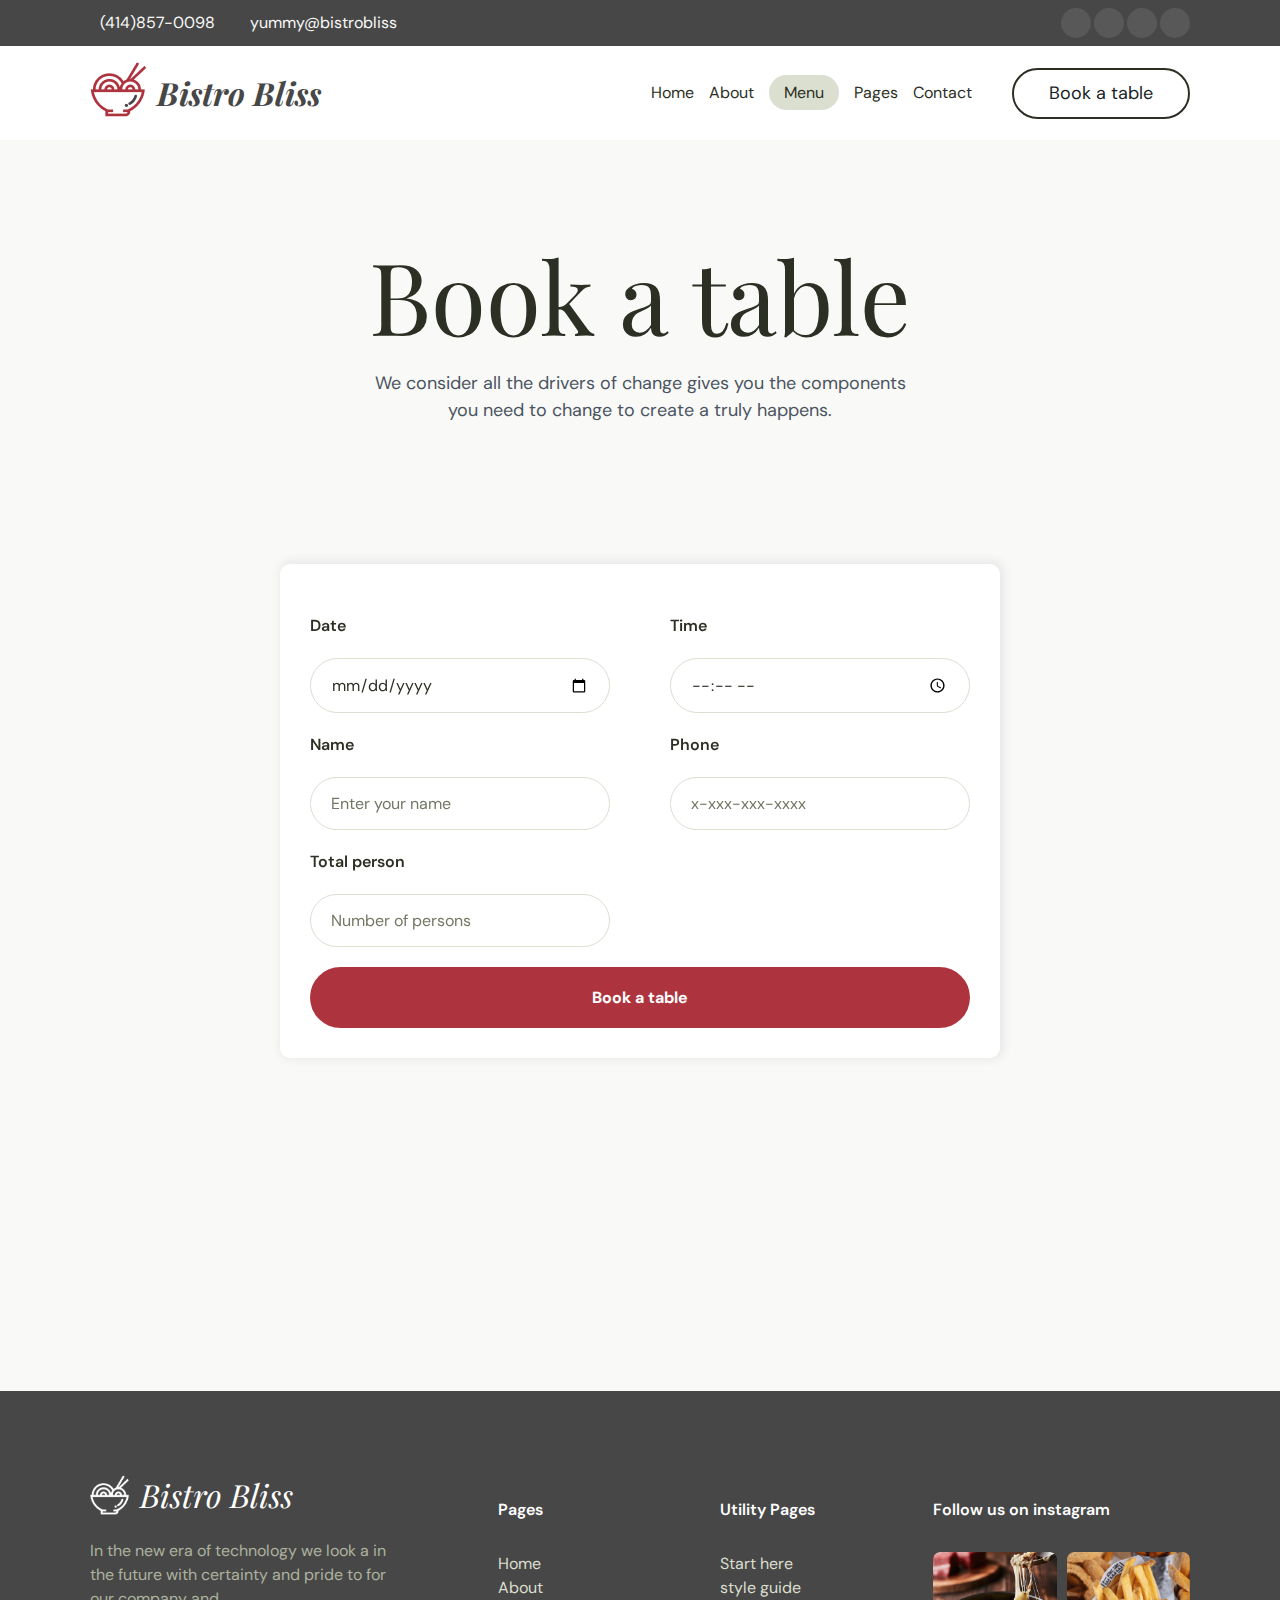
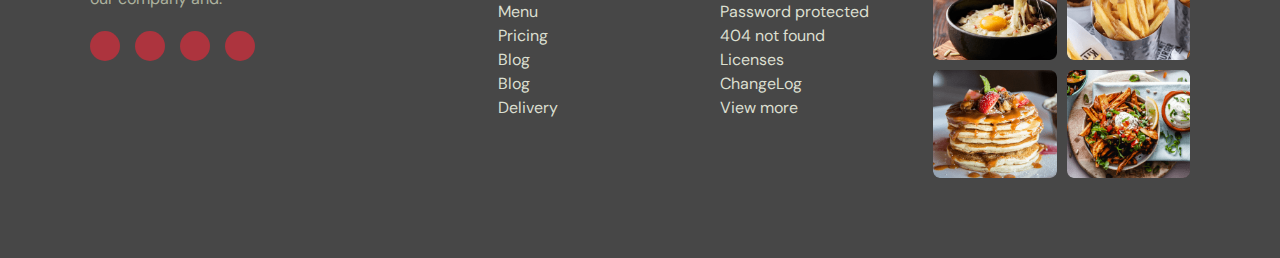
<file: booking.html>
<!DOCTYPE html>
<html lang="en">
  <head>
    <meta charset="UTF-8" />
    <meta name="viewport" content="width=device-width, initial-scale=1.0" />
    <title>Bistro Bliss | Book a table</title>
    <link rel="preconnect" href="https://fonts.googleapis.com" />
    <link rel="preconnect" href="https://fonts.gstatic.com" crossorigin />
    <link
      href="https://fonts.googleapis.com/css2?family=DM+Sans:opsz,wght@9..40,400;9..40,500;9..40,600&family=Playfair+Display:ital,wght@0,500;0,700;1,600&display=swap"
      rel="stylesheet"
    />
    <link
      rel="stylesheet"
      href="https://cdnjs.cloudflare.com/ajax/libs/font-awesome/6.4.2/css/all.min.css"
      integrity="sha512-z3gLpd7yknf1YoNbCzqRKc4qyor8gaKU1qmn+CShxbuBusANI9QpRohGBreCFkKxLhei6S9CQXFEbbKuqLg0DA=="
      crossorigin="anonymous"
      referrerpolicy="no-referrer"
    />

    <link rel="stylesheet" href="css/styles.css" />
    <link rel="stylesheet" href="css/utilities.css" />
    <link rel="icon" type="image" href="images/logo.png" />
  </head>
  <body>
    <header class="hero">
      <div class="top-bar bg-dark">
        <div class="container">
          <div class="info">
            <div>
              <i class="fas fa-phone"></i>
              <p>(414)857-0098</p>
            </div>

            <div>
              <i class="fas fa-envelope"></i>
              <p>yummy@bistrobliss</p>
            </div>
          </div>

          <div class="socials">
            <a href="#"><i class="fab fa-twitter"></i></a
            ><a href="#"><i class="fab fa-facebook"></i></a
            ><a href="#"><i class="fab fa-instagram"></i></a>
            <a href="#"><i class="fab fa-github"></i></a>
          </div>
        </div>
      </div>

      <header class="header">
        <div class="container">
          <div class="logo">
            <div class="img-box">
              <img src="images/logo.png" alt="Logo" />
            </div>

            <h1 class="text-dark">Bistro Bliss</h1>
          </div>

          <nav class="navbar">
            <ul class="navlinks">
              <li><a href="index.html">Home</a></li>
              <li><a href="about.html">About</a></li>
              <li><a href="menu.html" class="active">Menu</a></li>
              <li><a href="blog.html">Pages</a></li>
              <li><a href="contact.html">Contact</a></li>
            </ul>

            <a href="booking.html" class="btn">Book a table</a>
          </nav>

          <div class="burger">
            <div class="line-1"></div>
            <div class="line-2"></div>
            <div class="line-3"></div>
          </div>
        </div>
      </header>
    </header>

    <section class="booking">
      <div class="container">
        <div class="booking-text">
          <h1>Book a table</h1>
          <p>
            We consider all the drivers of change gives you the components you
            need to change to create a truly happens.
          </p>
        </div>

        <div class="booking-form">
          <form action="" id="booking-form">
            <div class="form-wrapper">
              <div class="inputs">
                <div>
                  <label for="Date">Date</label>
                  <input type="date" />
                </div>

                <div>
                  <label for="time"> Time </label>
                  <input type="time" name="time" id="booking-time" />
                </div>
              </div>
              <div class="inputs">
                <div>
                  <label for="name">Name</label>
                  <input
                    type="text"
                    name="text"
                    id="name"
                    placeholder="Enter your name"
                  />
                </div>
                <div>
                  <label for="phone">Phone</label>
                  <input type="tel" placeholder="x-xxx-xxx-xxxx" />
                </div>
              </div>
              <div class="inputs">
                <div>
                  <label for="totalpersons">Total person</label>
                  <input
                    type="number"
                    placeholder="Number of persons"
                    id="persons"
                  />
                </div>
              </div>
              <div class="inputs">
                <button type="submit" id="booking_btn">Book a table</button>
              </div>
            </div>
          </form>
        </div>
      </div>
      <div class="map">
        <iframe
          src="https://www.google.com/maps/embed?pb=!1m18!1m12!1m3!1d37134.717531007824!2d3.411716112501841!3d6.437849901495248!2m3!1f0!2f0!3f0!3m2!1i1024!2i768!4f13.1!3m3!1m2!1s0x103bf52c200dc14f%3A0xbc9bcd9ac12d2630!2sLagos%20Continental%20Hotel!5e0!3m2!1sen!2sng!4v1700469772516!5m2!1sen!2sng"
          width="600"
          height="450"
          style="border: 0"
          allowfullscreen=""
          loading="lazy"
          referrerpolicy="no-referrer-when-downgrade"
        ></iframe>
      </div>
    </section>

    <footer>
      <div class="container">
        <header>
          <div class="img-box">
            <img src="images/logo-white.png" alt="logo" />
            <h1>Bistro Bliss</h1>
          </div>
          <p>
            In the new era of technology we look a in the future with certainty
            and pride to for our company and.
          </p>
          <div class="socials">
            <i class="fab fa-twitter"></i>
            <i class="fab fa-facebook"></i>
            <i class="fab fa-instagram"></i>
            <i class="fab fa-github"></i>
          </div>
        </header>
        <div class="pages">
          <h3>Pages</h3>
          <ul class="navlinks">
            <li><a href="index.html">Home</a></li>
            <li><a href="about.html">About</a></li>
            <li><a href="menu.html">Menu</a></li>
            <li><a href="#">Pricing</a></li>
            <li><a href="blog.html">Blog</a></li>
            <li><a href="blog.html">Blog</a></li>
            <li><a href="#">Delivery</a></li>
          </ul>
        </div>

        <div class="utility-pages">
          <h3>Utility Pages</h3>
          <ul class="navlinks">
            <li><a href="#">Start here</a></li>
            <li><a href="#">style guide</a></li>
            <li><a href="#">Password protected</a></li>
            <li><a href="#">404 not found</a></li>
            <li><a href="#">Licenses</a></li>
            <li><a href="#">ChangeLog</a></li>
            <li><a href="#">View more</a></li>
          </ul>
        </div>

        <div class="display">
          <h3>Follow us on instagram</h3>
          <div class="img-grid">
            <img src="images/Mask group (13).png" alt="" />
            <img src="images/Mask group (14).png" alt="" />
            <img src="images/Mask group (15).png" alt="" />
            <img src="images/Mask group (16).png" alt="" />
          </div>
        </div>
      </div>
    </footer>

    <script src="app.js"></script>
  </body>
</html>
</file>
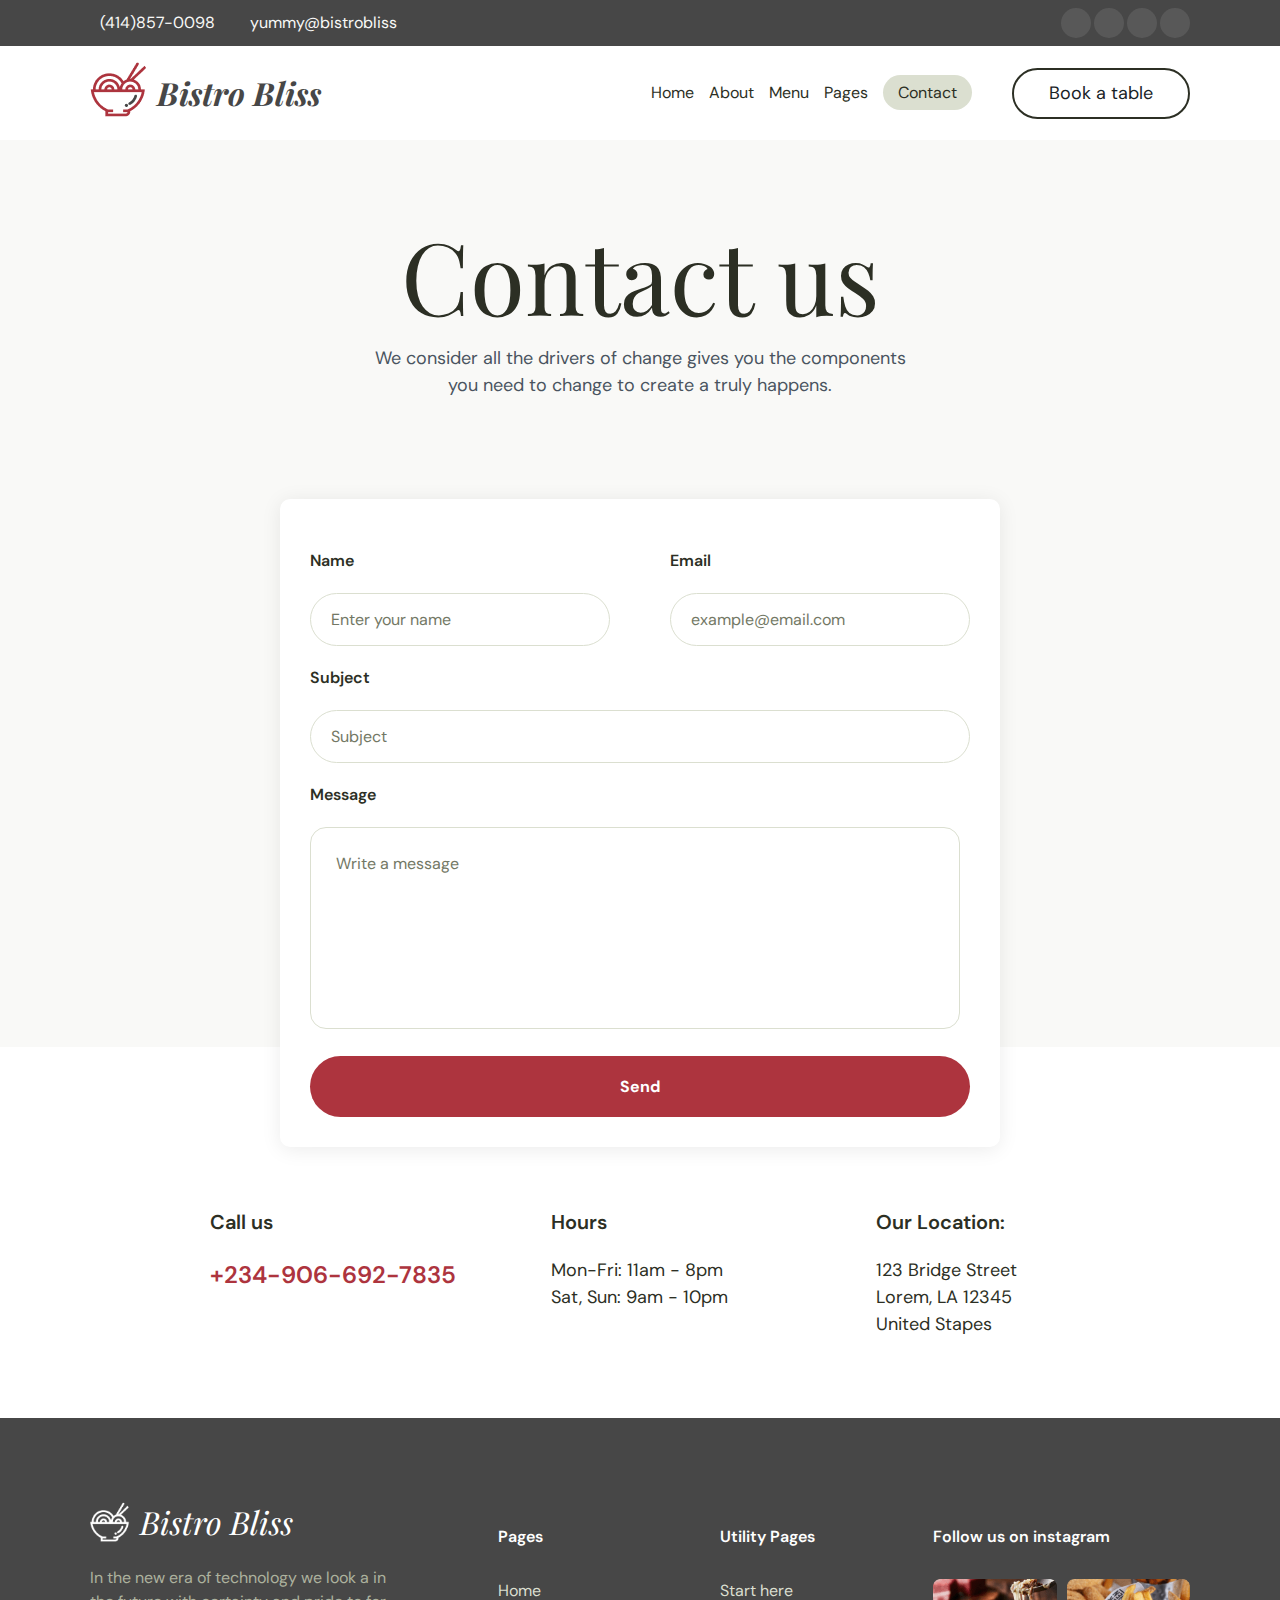
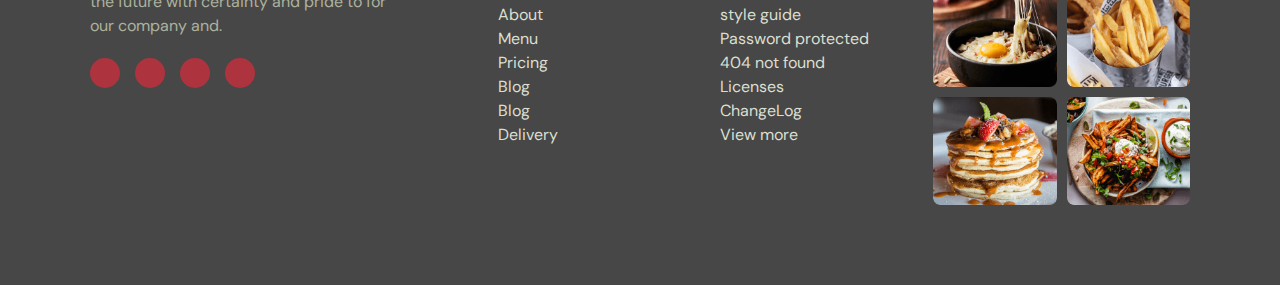
<file: contact.html>
<!DOCTYPE html>
<html lang="en">
  <head>
    <meta charset="UTF-8" />
    <meta name="viewport" content="width=device-width, initial-scale=1.0" />
    <title>Bistro Bliss | Contact</title>
    <link rel="preconnect" href="https://fonts.googleapis.com" />
    <link rel="preconnect" href="https://fonts.gstatic.com" crossorigin />
    <link
      href="https://fonts.googleapis.com/css2?family=DM+Sans:opsz,wght@9..40,400;9..40,500;9..40,600&family=Playfair+Display:ital,wght@0,500;0,700;1,600&display=swap"
      rel="stylesheet"
    />
    <link
      rel="stylesheet"
      href="https://cdnjs.cloudflare.com/ajax/libs/font-awesome/6.4.2/css/all.min.css"
      integrity="sha512-z3gLpd7yknf1YoNbCzqRKc4qyor8gaKU1qmn+CShxbuBusANI9QpRohGBreCFkKxLhei6S9CQXFEbbKuqLg0DA=="
      crossorigin="anonymous"
      referrerpolicy="no-referrer"
    />

    <link rel="stylesheet" href="css/styles.css" />
    <link rel="stylesheet" href="css/utilities.css" />
    <link rel="icon" type="image" href="images/logo.png" />
  </head>
  <body>
    <header class="hero">
      <div class="top-bar bg-dark">
        <div class="container">
          <div class="info">
            <div>
              <i class="fas fa-phone"></i>
              <p>(414)857-0098</p>
            </div>

            <div>
              <i class="fas fa-envelope"></i>
              <p>yummy@bistrobliss</p>
            </div>
          </div>

          <div class="socials">
            <a href="#"><i class="fab fa-twitter"></i></a
            ><a href="#"><i class="fab fa-facebook"></i></a
            ><a href="#"><i class="fab fa-instagram"></i></a>
            <a href="#"><i class="fab fa-github"></i></a>
          </div>
        </div>
      </div>

      <header class="header">
        <div class="container">
          <div class="logo">
            <div class="img-box">
              <img src="images/logo.png" alt="Logo" />
            </div>

            <h1 class="text-dark">Bistro Bliss</h1>
          </div>

          <nav class="navbar">
            <ul class="navlinks">
              <li><a href="index.html">Home</a></li>
              <li><a href="about.html">About</a></li>
              <li><a href="menu.html">Menu</a></li>
              <li><a href="blog.html">Pages</a></li>
              <li><a href="contact.html" class="active">Contact</a></li>
            </ul>

            <a href="booking.html" class="btn">Book a table</a>
          </nav>

          <div class="burger">
            <div class="line-1"></div>
            <div class="line-2"></div>
            <div class="line-3"></div>
          </div>
        </div>
      </header>
    </header>

    <section class="contact">
      <div class="container">
        <div class="contact-text">
          <h1>Contact us</h1>
          <p>
            We consider all the drivers of change gives you the components you
            need to change to create a truly happens.
          </p>
        </div>

        <div class="contact-form">
          <form action="" id="contact-form">
            <div class="form-wrapper">
              <div class="inputs">
                <div>
                  <label for="name">Name</label>
                  <input
                    type="text"
                    name="text"
                    id="name"
                    placeholder="Enter your name"
                  />
                </div>
                <div>
                  <label for="phone">Email</label>
                  <input type="email" placeholder="example@email.com" />
                </div>
              </div>
              <div class="inputs">
                <div>
                  <label for="subject">Subject</label>
                  <input type="text" placeholder="Subject" id="subject" />
                </div>
              </div>
              <div class="inputs">
                <div>
                  <label for="subject">Message</label>
                  <textarea
                    name="message"
                    id="message"
                    cols="30"
                    rows="10"
                    placeholder="Write a message"
                  ></textarea>
                </div>
              </div>
              <div class="inputs">
                <button type="submit" id="contact_btn">Send</button>
              </div>
            </div>
          </form>
        </div>
      </div>
    </section>

    <section class="contact-info">
      <div class="container-sm">
        <div class="phone">
          <h4>Call us</h4>
          <p>+234-906-692-7835</p>
        </div>
        <div class="time-opened">
          <h4>Hours</h4>
          <p>Mon-Fri: 11am - 8pm</p>
          <p>Sat, Sun: 9am - 10pm</p>
        </div>
        <div class="location">
          <h4>Our Location:</h4>
          <p>123 Bridge Street</p>
          <p>Lorem, LA 12345</p>
          <p>United Stapes</p>
        </div>
      </div>
    </section>

    <footer>
      <div class="container">
        <header>
          <div class="img-box">
            <img src="images/logo-white.png" alt="logo" />
            <h1>Bistro Bliss</h1>
          </div>
          <p>
            In the new era of technology we look a in the future with certainty
            and pride to for our company and.
          </p>
          <div class="socials">
            <i class="fab fa-twitter"></i>
            <i class="fab fa-facebook"></i>
            <i class="fab fa-instagram"></i>
            <i class="fab fa-github"></i>
          </div>
        </header>
        <div class="pages">
          <h3>Pages</h3>
          <ul class="navlinks">
            <li><a href="index.html">Home</a></li>
            <li><a href="about.html">About</a></li>
            <li><a href="menu.html">Menu</a></li>
            <li><a href="#">Pricing</a></li>
            <li><a href="blog.html">Blog</a></li>
            <li><a href="blog.html">Blog</a></li>
            <li><a href="#">Delivery</a></li>
          </ul>
        </div>

        <div class="utility-pages">
          <h3>Utility Pages</h3>
          <ul class="navlinks">
            <li><a href="#">Start here</a></li>
            <li><a href="#">style guide</a></li>
            <li><a href="#">Password protected</a></li>
            <li><a href="#">404 not found</a></li>
            <li><a href="#">Licenses</a></li>
            <li><a href="#">ChangeLog</a></li>
            <li><a href="#">View more</a></li>
          </ul>
        </div>

        <div class="display">
          <h3>Follow us on instagram</h3>
          <div class="img-grid">
            <img src="images/Mask group (13).png" alt="" />
            <img src="images/Mask group (14).png" alt="" />
            <img src="images/Mask group (15).png" alt="" />
            <img src="images/Mask group (16).png" alt="" />
          </div>
        </div>
      </div>
    </footer>

    <script src="app.js"></script>
  </body>
</html>
</file>
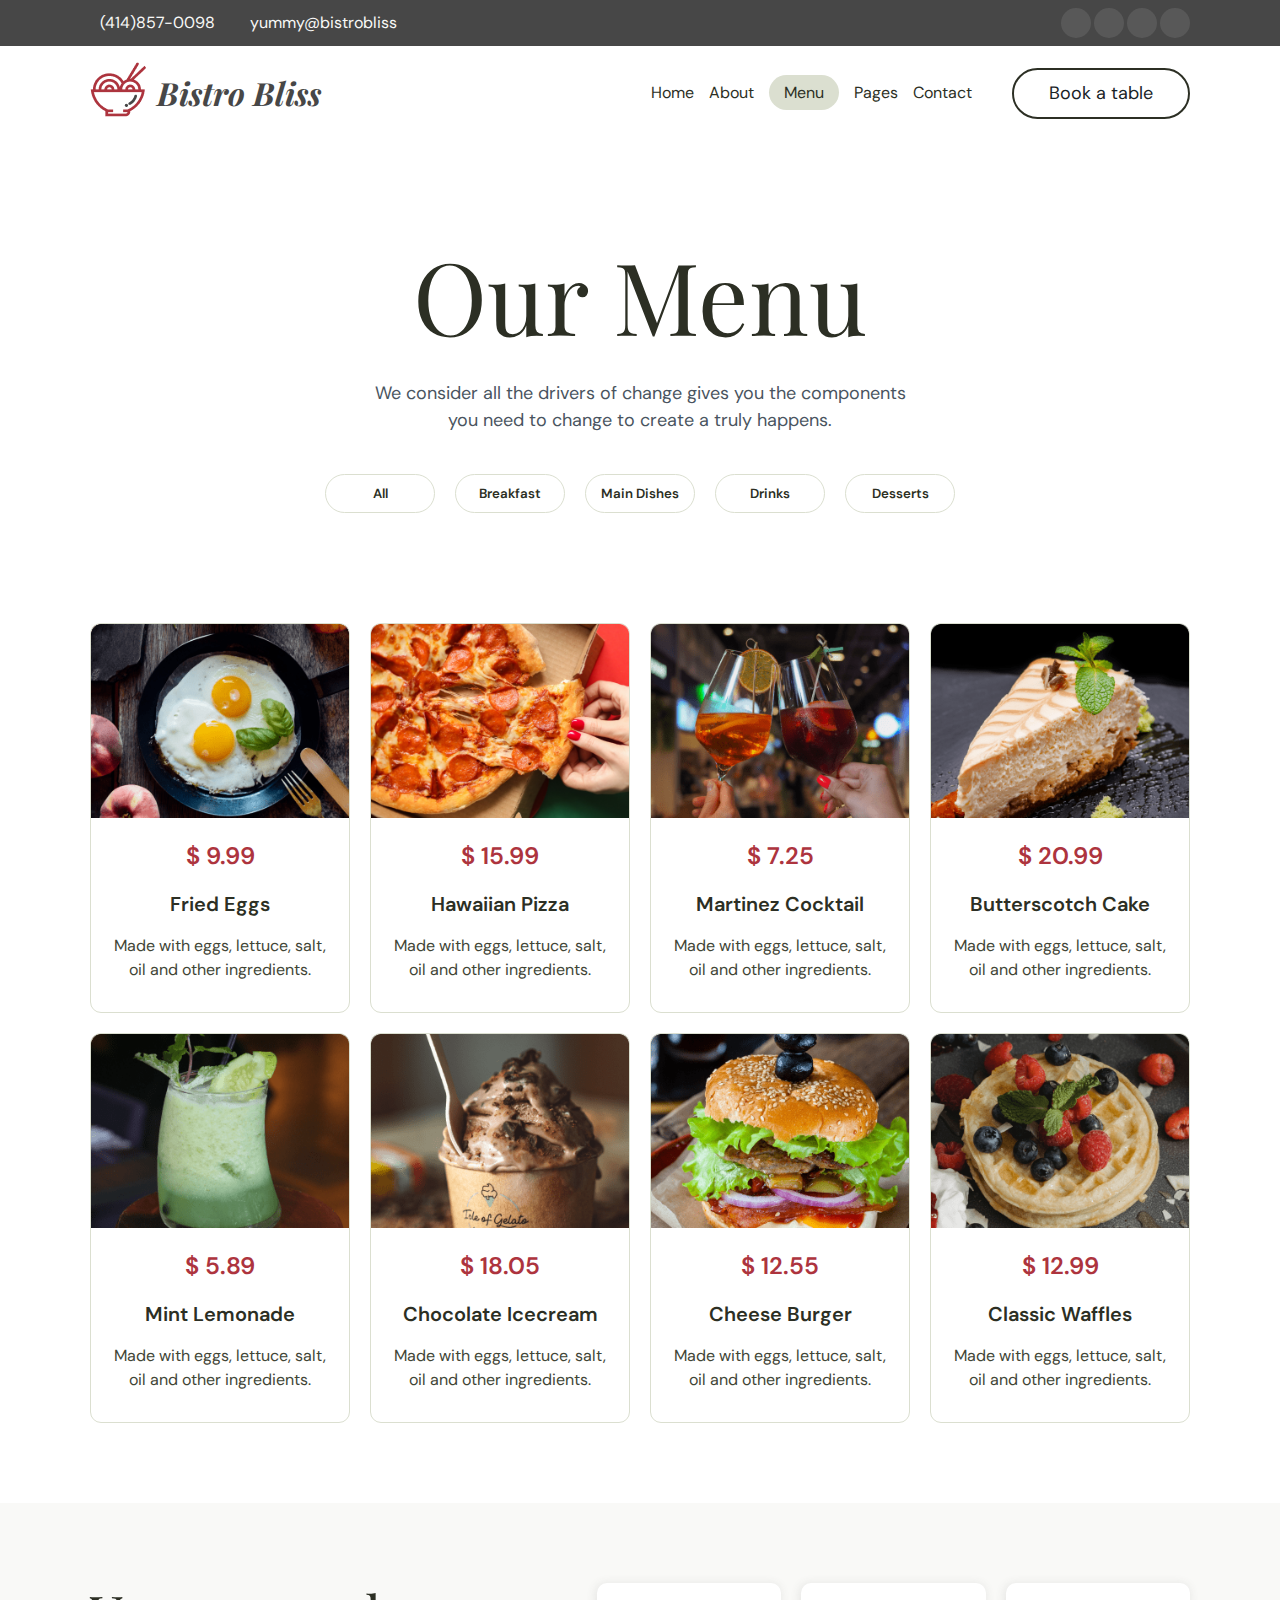
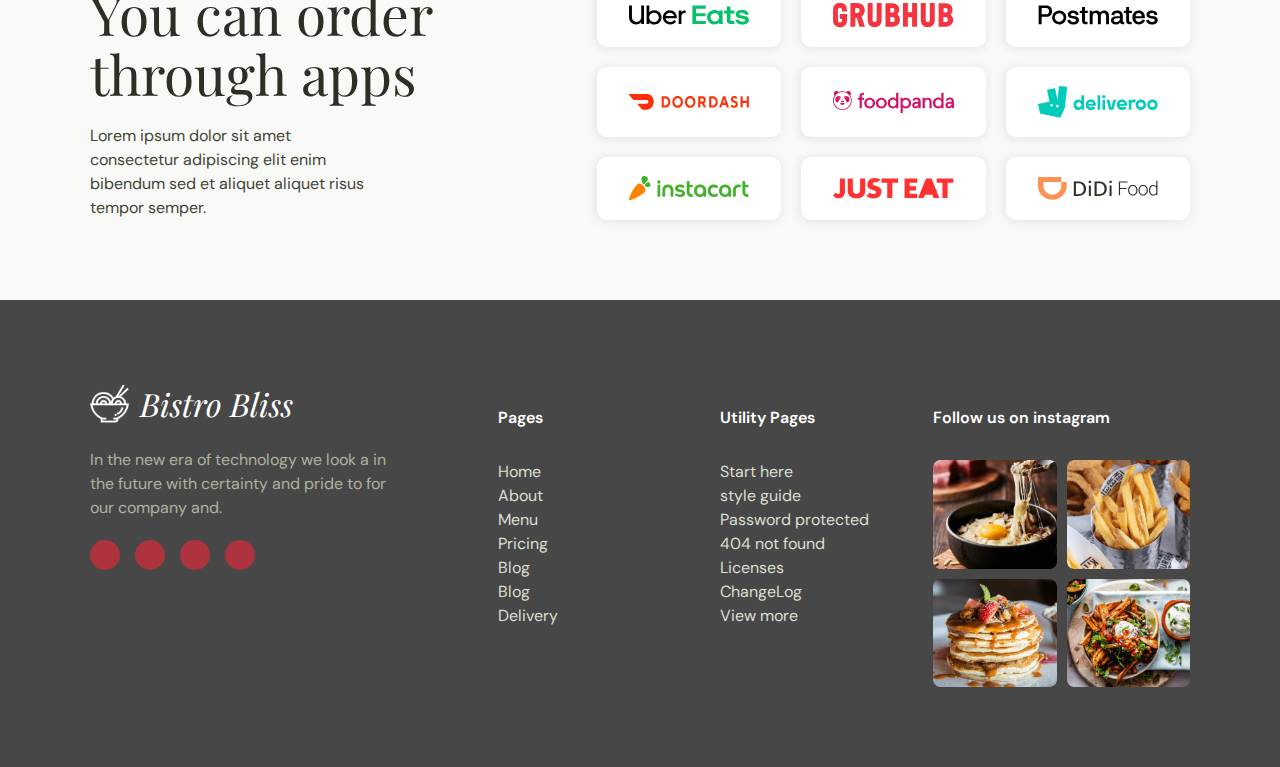
<file: menu.html>
<!DOCTYPE html>
<html lang="en">
  <head>
    <meta charset="UTF-8" />
    <meta name="viewport" content="width=device-width, initial-scale=1.0" />
    <title>Bistro Bliss | Menu</title>
    <link rel="preconnect" href="https://fonts.googleapis.com" />
    <link rel="preconnect" href="https://fonts.gstatic.com" crossorigin />
    <link
      href="https://fonts.googleapis.com/css2?family=DM+Sans:opsz,wght@9..40,400;9..40,500;9..40,600&family=Playfair+Display:ital,wght@0,500;0,700;1,600&display=swap"
      rel="stylesheet"
    />
    <link
      rel="stylesheet"
      href="https://cdnjs.cloudflare.com/ajax/libs/font-awesome/6.4.2/css/all.min.css"
      integrity="sha512-z3gLpd7yknf1YoNbCzqRKc4qyor8gaKU1qmn+CShxbuBusANI9QpRohGBreCFkKxLhei6S9CQXFEbbKuqLg0DA=="
      crossorigin="anonymous"
      referrerpolicy="no-referrer"
    />

    <link rel="stylesheet" href="css/styles.css" />
    <link rel="stylesheet" href="css/utilities.css" />
    <link rel="icon" type="image" href="images/logo.png" />
  </head>
  <body>
    <header class="hero">
      <div class="top-bar bg-dark">
        <div class="container">
          <div class="info">
            <div>
              <i class="fas fa-phone"></i>
              <p>(414)857-0098</p>
            </div>

            <div>
              <i class="fas fa-envelope"></i>
              <p>yummy@bistrobliss</p>
            </div>
          </div>

          <div class="socials">
            <a href="#"><i class="fab fa-twitter"></i></a
            ><a href="#"><i class="fab fa-facebook"></i></a
            ><a href="#"><i class="fab fa-instagram"></i></a>
            <a href="#"><i class="fab fa-github"></i></a>
          </div>
        </div>
      </div>

      <header class="header">
        <div class="container">
          <div class="logo">
            <div class="img-box">
              <img src="images/logo.png" alt="Logo" />
            </div>

            <h1 class="text-dark">Bistro Bliss</h1>
          </div>

          <nav class="navbar">
            <ul class="navlinks">
              <li><a href="index.html">Home</a></li>
              <li><a href="about.html">About</a></li>
              <li><a href="menu.html" class="active">Menu</a></li>
              <li><a href="blog.html">Pages</a></li>
              <li><a href="contact.html">Contact</a></li>
            </ul>

            <a href="booking.html" class="btn">Book a table</a>
          </nav>

          <div class="burger">
            <div class="line-1"></div>
            <div class="line-2"></div>
            <div class="line-3"></div>
          </div>
        </div>
      </header>
    </header>

    <section class="menu-page">
      <div class="container">
        <h1>Our menu</h1>
        <p>
          We consider all the drivers of change gives you the components you
          need to change to create a truly happens.
        </p>

        <div class="categories">
          <button class="category">All</button>
          <button class="category">Breakfast</button>
          <button class="category">Main Dishes</button>
          <button class="category">Drinks</button>
          <button class="category">Desserts</button>
        </div>

        <div class="cards-grid"></div>
      </div>
    </section>

    <section class="order">
      <div class="container">
        <div class="order-text">
          <h1>You can order through apps</h1>
          <p>
            Lorem ipsum dolor sit amet consectetur adipiscing elit enim bibendum
            sed et aliquet aliquet risus tempor semper.
          </p>
        </div>

        <div class="apps-grid">
          <div class="app">
            <img src="images/ubereats.svg" alt="" />
          </div>
          <div class="app">
            <img src="images/grubhub.svg" alt="" />
          </div>
          <div class="app">
            <img src="images/post mates.svg" alt="" />
          </div>
          <div class="app">
            <img src="images/door dash.svg" alt="" />
          </div>
          <div class="app">
            <img src="images/food panda.svg" alt="" />
          </div>
          <div class="app">
            <img src="images/deliveroo.svg" alt="" />
          </div>
          <div class="app">
            <img src="images/instacart.svg" alt="" />
          </div>
          <div class="app">
            <img src="images/just eat.svg" alt="" />
          </div>
          <div class="app">
            <img src="images/didi.svg" alt="" />
          </div>
        </div>
      </div>
    </section>

    <footer>
      <div class="container">
        <header>
          <div class="img-box">
            <img src="images/logo-white.png" alt="logo" />
            <h1>Bistro Bliss</h1>
          </div>
          <p>
            In the new era of technology we look a in the future with certainty
            and pride to for our company and.
          </p>
          <div class="socials">
            <i class="fab fa-twitter"></i>
            <i class="fab fa-facebook"></i>
            <i class="fab fa-instagram"></i>
            <i class="fab fa-github"></i>
          </div>
        </header>
        <div class="pages">
          <h3>Pages</h3>
          <ul class="navlinks">
            <li><a href="index.html">Home</a></li>
            <li><a href="about.html">About</a></li>
            <li><a href="menu.html">Menu</a></li>
            <li><a href="#">Pricing</a></li>
            <li><a href="blog.html">Blog</a></li>
            <li><a href="blog.html">Blog</a></li>
            <li><a href="#">Delivery</a></li>
          </ul>
        </div>

        <div class="utility-pages">
          <h3>Utility Pages</h3>
          <ul class="navlinks">
            <li><a href="#">Start here</a></li>
            <li><a href="#">style guide</a></li>
            <li><a href="#">Password protected</a></li>
            <li><a href="#">404 not found</a></li>
            <li><a href="#">Licenses</a></li>
            <li><a href="#">ChangeLog</a></li>
            <li><a href="#">View more</a></li>
          </ul>
        </div>

        <div class="display">
          <h3>Follow us on instagram</h3>
          <div class="img-grid">
            <img src="images/Mask group (13).png" alt="" />
            <img src="images/Mask group (14).png" alt="" />
            <img src="images/Mask group (15).png" alt="" />
            <img src="images/Mask group (16).png" alt="" />
          </div>
        </div>
      </div>
    </footer>

    <script src="app.js"></script>
  </body>
</html>
</file>
<file: css/styles.css>
* {
  margin: 0;
  padding: 0;
  box-sizing: border-box;
}

body {
  line-height: 1.5;
  font-size: 16px;
}

/* :root {
  --richblack: #03071e;
  --chocolate: #370617;
  --rosewood: #6a040f;
  --pennred: #9d0208;
  --engineorange: #d00000;
  --sinopia: #dc2f02;
  --persimmon: #e85d04;
  --princeton: #f48c06;
  --orangeWeb: #faa307;
  --selectiveYellow: #ffba08;
} */

:root {
  --dark: #474747;
  --light-1: #f9f9f7;
  --white: #ffffff;
  --light-opacity: hsl(60, 14%, 97%, 0.1);
  --playfair: "Playfair Display", serif;
  --DmSans: "DM Sans", sans-serif;
  --black: #2c2f24;
  --black-1: #182226;
  --red: #ad343e;
}

body {
  line-height: 1.5;
  font-size: 16px;
  font-family: var(--DmSans);
}

a {
  color: #333;
  text-decoration: none;
  font-size: 16px;
}

ul {
  list-style: none;
}

img {
  width: 100%;
}

/* Header */
/* top bar */
.top-bar {
  padding: 0.5rem;
}
.top-bar .container {
  display: flex;
  justify-content: space-between;
  align-items: center;
}

.top-bar .info {
  display: flex;
  align-items: center;
  gap: 25px;
}

.info > div {
  display: flex;
  gap: 10px;
  align-items: center;
}

.info i {
  color: var(--white);
}

.info p {
  color: var(--light-1);
  font-size: 16px;
  font-weight: 400;
}

.top-bar .socials {
  display: flex;
  align-items: center;
  gap: 3px;
}

.socials i {
  color: var(--white);
  background-color: var(--light-opacity);
  font-size: 16px;
  width: 30px;
  height: 30px;
  display: flex;
  justify-content: center;
  align-items: center;
  border-radius: 50%;
}

.info i,
.socials i {
  transition: 0.5s;
  cursor: pointer;
}
.info i:hover,
.socials i:hover {
  color: var(--light-1);
}

/* Header */
.header {
  padding: 1rem;
  background-color: var(--white);
}
.header .container {
  display: flex;
  align-items: center;
  justify-content: space-between;
}

/* Logo */

.header .logo {
  display: flex;
  gap: 10px;
  align-items: center;
}
.logo h1 {
  font-family: var(--playfair);
  font-style: italic;
}
.header .navlinks {
  display: flex;
  align-items: center;
  gap: 15px;
}

/* Navlinks */
.navbar {
  display: flex;
  justify-content: space-between;
  gap: 40px;
}
.navlinks a {
  font-size: 16px;
  color: var(--black);
  transition: 0.5s;
}

.active {
  background-color: #dbdfd0;
  padding: 7px 15px;
  border-radius: 20px;
}

.navlinks a:hover {
  color: var(--red);
}

.burger {
  display: none;
  transition: 0.5s;
  cursor: pointer;
  z-index: 1;
}

.burger > div {
  background-color: #182226;
  width: 30px;
  height: 3px;
  margin-bottom: 5px;
}

.burger .line-2 {
  width: 20px;
  transition: 0.3s;
}

/* Button */
.header .btn {
  background-color: var(--white);
  color: var(--black-1);
  border: 2px solid var(--black);
  transition: 0.5s;
}

.header .btn:hover {
  background-color: #182226;
  color: var(--light-1);
}

/* Hero Content */
.hero .content {
  background: url("../images/hero.png");
  background-repeat: no-repeat;
  padding: 3rem;
}

.hero .container-sm {
  display: flex;
  justify-content: center;
  align-items: center;
  flex-direction: column;
}

.hero .hero-title {
  width: 650px;
  height: 650px;
  background-color: var(--light-opacity);
  border-radius: 50%;
  display: flex;
  flex-direction: column;
  align-items: center;
  justify-content: center;
  gap: 30px;
}

.hero-title h1 {
  font-size: 100px;
  color: var(--black);
  line-height: 1.1;
  text-align: center;
  font-family: var(--playfair);
  font-weight: 400;
  width: 90%;
}

.hero-title p {
  color: var(--black);
  font-size: 22px;
  width: 80%;
  text-align: center;
}

.hero-title .cta {
  display: flex;
  gap: 20px;
}

.cta .btn {
  padding: 15px 22px;
  font-size: 16px;
  transition: 0.5s;
}

.cta .btn:nth-of-type(1) {
  background-color: var(--red);
}

.cta .btn:nth-of-type(2) {
  background-color: var(--white);
  border: 2px solid var(--black);
  color: var(--black-1);
  transition: 0.5s;
}

.cta .btn.btn:nth-of-type(2):hover {
  background-color: #182226;
  color: var(--light-1);
}

/* menu */
.menu {
  padding: 5rem 0;
}

.menu h1 {
  margin-bottom: 20px;
  font-size: 55px;
  text-align: center;
  font-family: var(--playfair);
  color: var(--black);
  font-weight: 400;
}

.menu .categories {
  display: grid;
  grid-template-columns: repeat(4, 1fr);
  gap: 10px;
}

.categories .card {
  display: flex;
  flex-direction: column;
  align-items: center;
  gap: 15px;
  border: 1px solid #dbdfd0;
  padding: 1.3rem;
  border-radius: 10px;
}

.categories .card img {
  width: 60px;
}

.categories .card h3 {
  font-size: 24px;
  color: var(--black);
}

.categories .card p {
  text-align: center;
  color: #414536;
  font-size: 18px;
}

.categories .card a {
  color: var(--red);
  font-size: 16px;
}

/* about us section */
.about-us {
  padding: 5rem 0;
  background-color: var(--light-1);
}

.about-us .container {
  display: flex;
  gap: 6rem;
}

.about-us .img-box {
  width: 700px;
  position: relative;
}

.img-box img {
  border-radius: 10px;
}

.about-us .card {
  background-color: var(--dark);
  width: 370px;
  padding: 25px;
  border-radius: 10px;
  display: flex;
  flex-direction: column;
  gap: 20px;
  position: absolute;
  bottom: -7%;
  left: 30%;
}

.card div:nth-of-type(3) {
  font-size: 14px;
}

.card > div {
  display: flex;
  align-items: center;
  gap: 15px;
}

.card h3 {
  color: var(--light-1);
  font-size: 22px;
  margin-bottom: 20px;
}

.card i {
  color: var(--white);
}

.card p {
  color: var(--light-1);
  font-size: 16px;
  font-weight: 400;
  width: 90%;
}

.about-us .about-text {
  width: 70%;
  margin-top: 20px;
  display: flex;
  flex-direction: column;
  gap: 20px;
  align-items: flex-start;
}

.about-text h3 {
  font-size: 55px;
  font-family: var(--playfair);
  font-weight: 400;
  width: 100%;
  line-height: 1.2;
}

.about-text p:nth-of-type(1) {
  color: var(--black);
  font-size: 18px;
  font-weight: 600;
}

.about-text p:nth-of-type(2) {
  font-size: 16px;
  color: #414536;
}

.about-text .btn {
  background-color: unset;
  border: 2px solid var(--black);
  color: var(--black-1);
  padding: 15px 25px;
  font-size: 16px;
  font-weight: 600;
  transition: 0.5s;
}

.about-text .btn:hover {
  background-color: #182226;
  color: var(--light-1);
}

/* Services section */
.services {
  padding: 5rem 0;
}

.services h1 {
  font-size: 48px;
  font-family: var(--playfair);
  width: 50%;
  font-weight: 400;
  line-height: 1.2;
  margin-bottom: 50px;
}

.services .services-grid {
  display: grid;
  grid-template-columns: repeat(4, 1fr);
  gap: 20px;
}

.services .service {
  display: flex;
  flex-direction: column;
  gap: 15px;
}

.service h4 {
  font-size: 24px;
}

.service p {
  font-size: 15px;
  line-height: 1.3;
}

/* Delivery section*/
.delivery {
  padding: 5rem 0;
  background-color: var(--light-1);
}

.delivery .container {
  display: flex;
  gap: 80px;
  align-items: center;
}

.delivery .img-box {
  width: 900px;
  display: grid;
  grid-template-columns: repeat(2, 1fr);
  gap: 20px;
}

.delivery .img-box > div {
  margin-top: 20px;
  display: flex;
  flex-direction: column;
  gap: 20px;
}

.delivery-text h1 {
  font-size: 48px;
  font-family: var(--playfair);
  width: 70%;
  line-height: 1.1;
  font-weight: 400;
  margin-bottom: 15px;
  color: var(--black);
}

.delivery-text p {
  color: #414536;
  font-size: 16px;
  margin-bottom: 30px;
}

.delivery-text .steps p {
  margin-bottom: 0px;
}

.delivery-text .steps {
  display: flex;
  flex-direction: column;
  gap: 15px;
}

.steps > div {
  display: flex;
  gap: 15px;
  align-items: center;
}

.steps > div i {
  width: 25px;
  height: 25px;
  border-radius: 50%;
  display: flex;
  align-items: center;
  justify-content: center;
  background-color: var(--red);
  color: var(--white);
  font-size: 11px;
}

.steps > div p {
  font-weight: 600;
}

/* Testimonials */
.testimonials {
  padding: 5rem 0;
}

.testimonials .container {
  display: flex;
  flex-direction: column;
  align-items: center;
}

.testimonials h1 {
  font-family: var(--playfair);
  font-size: 48px;
  font-weight: 400;
  text-align: center;
  color: var(--black);
  margin-bottom: 40px;
}

.testimonials .testimonials-grid {
  display: grid;
  grid-template-columns: repeat(6, 1fr);
  overflow: hidden;
  max-width: 550px;
  gap: 15px;
  padding: 1rem 0.5rem;
}

.testimonials .testimonial {
  background-color: var(--light-1);
  border-radius: 10px;
  padding: 30px 25px;
  display: flex;
  flex-direction: column;
  gap: 10px;
  transition: 0.5s;
  cursor: pointer;
  width: 450px;
}

.testimonials .testimonial:hover {
  transform: scale(101%);
}

.testimonial h3 {
  font-size: 24px;
  color: var(--red);
  font-weight: 900;
}

.testimonial p {
  color: #414536;
  font-size: 18px;
}

.testimonial .profile {
  display: flex;
  align-items: center;
  gap: 10px;
}

.testimonials .box {
  display: flex;
  align-items: center;
  gap: 30px;
}
.testimonials i {
  font-size: 20px;
  cursor: pointer;
}

.fa-arrow-up,
.fa-arrow-down {
  display: none;
}

.profile img {
  width: 35px;
  height: 35px;
}

.profile > div {
  display: flex;
  flex-direction: column;
  gap: 0px;
}

.profile .name {
  font-size: 16px;
  font-weight: 600;
  color: #2c2f24;
}

.profile .location {
  font-size: 16px;
}

/* Blog section */
.blog {
  padding: 5rem 0;
  background-color: var(--light-1);
}

.blog header {
  display: flex;
  justify-content: space-between;
  align-items: center;
  margin-bottom: 20px;
}

.blog header .btn {
  padding: 15px 25px;
  font-size: 16px;
  background-color: var(--red);
  font-weight: 600;
  transition: 0.5s;
}

.blog header .btn:hover {
  background-color: #182226;
}

.blog h1 {
  font-size: 48px;
  font-family: var(--playfair);
  font-weight: 400;
  text-transform: capitalize;
}

.articles-grid {
  display: grid;
  grid-template-columns: repeat(2, 1fr);
  gap: 25px;
}

.articles-grid > .second-grid {
  display: grid;
  gap: 15px;
  grid-template-columns: repeat(2, 1fr);
}

.blog .card {
  background-color: #fff;
  border-radius: 20px;
  box-shadow: 0px 5px 10px 1px hsl(0, 0%, 28%, 0.05);
  transition: 0.5s;
  cursor: pointer;
}

.blog .card:hover {
  transform: scale(103%);
}

.blog .card .img-box {
  margin-bottom: 40px;
}

.blog .card .title {
  color: #2c2f24;
  font-size: 18px;
  font-weight: 600;
  margin-bottom: 6px;
}
.blog .card .article-text {
  flex-direction: column;
  gap: 10px;
}

.second-grid .card .img-box {
  margin-bottom: 20px;
}

.second-grid .article-text {
  padding: 14px 10px;
}

.second-grid .article-text p {
  line-height: 1.2;
}

.card .date-published {
  color: #737865;
  font-size: 14px;
}
.card .peek {
  color: #414536;
  font-size: 16px;
}

/* About page start */
.about-hero .img-box::before {
  content: "";
  width: 100%;
  height: 98.9%;
  background-color: #2c2f24;
  opacity: 84%;
  position: absolute;
  overflow: hidden;
  border-radius: 6px;
}
.about-hero .img-box {
  position: relative;
  margin-bottom: 60px;
}

.about-hero .img-box i {
  position: absolute;
  top: 30%;
  left: 48%;
  cursor: pointer;

  color: var(--red);
  background-color: var(--white);
  font-size: 20px;
  width: 100px;
  height: 100px;
  border-radius: 50%;
  display: flex;
  justify-content: center;
  align-items: center;
  font-size: 25px;
}

.about-hero h1 {
  position: absolute;
  top: 45%;
  left: 30%;
  margin-top: 40px;
  color: var(--white);
  font-size: 55px;
  font-weight: 400;
  font-family: var(--playfair);
  line-height: 1.1;
  width: 50%;
}

.about-hero .features {
  display: grid;
  grid-template-columns: repeat(3, 1fr);
  gap: 40px;
  padding: 20px 0;
  margin-bottom: 40px;
}

.features .feature {
  display: flex;
  gap: 15px;
}
.features .feature h3 {
  font-size: 20px;
}
.features .feature p {
  font-size: 16px;
  font-weight: 400;
}

.features .feature img {
  width: 40px;
  height: 40px;
}

.features .feature > div {
  display: flex;
  flex-direction: column;
  gap: 10px;
}

.ratings {
  padding: 5rem 0;
  background-color: var(--light-1);
}

.ratings .container {
  display: grid;
  grid-template-columns: repeat(2, 1fr);
  gap: 60px;
}

.ratings .ratings-grid {
  margin-top: 50px;
  display: grid;
  grid-template-columns: repeat(2, 1fr);
  gap: 25px;
}

.ratings-text {
  width: 100%;
}

.ratings .ratings-text h1 {
  color: #2c2f24;
  font-size: 55px;
  font-family: var(--playfair);
  font-weight: 400;
  line-height: 1.1;
  margin-bottom: 30px;
}

.ratings .ratings-text p {
  font-size: 16px;
  font-weight: 400;
  color: #414536;
}

.ratings .img-box {
  width: 550px;
}

.ratings .rating-card {
  background-color: var(--white);
  padding: 15px 15px;
  border-radius: 7px;
  border: 1px solid #dbdfd0;
  display: flex;
  flex-direction: column;
  align-items: center;
  justify-content: center;
}

.rating-card h3 {
  font-size: 55px;
  font-family: var(--playfair);
  font-weight: 400;
  color: #2c2f24;
}

.rating-card p {
  margin-top: 5px;
}
/* About page end */

/* Menu page start */
.menu-page {
  padding: 5rem 0;
}

.menu-page .container {
  display: flex;
  flex-direction: column;
  gap: 10px;
  align-items: center;
}

.menu-page h1 {
  font-size: 100px;
  text-align: center;
  font-family: var(--playfair);
  color: #2c2f24;
  font-weight: 400;
  text-transform: capitalize;
}

.menu-page p {
  width: 50%;
  align-self: center;
  text-align: center;
  font-size: 18px;
  color: #495460;
}

.menu-page .categories {
  display: grid;
  grid-template-columns: repeat(5, 1fr);
  gap: 20px;
  margin-top: 30px;
}

.category {
  border: 1px solid #dbdfd0;
  color: #2c2f24;
  padding: 10px 15px;
  border-radius: 20px;
  text-align: center;
  font-weight: 600;
  cursor: pointer;
  transition: 0.5s;
  font-family: var(--DmSans);
  background-color: var(--white);
}

.menu-page .cards-grid {
  display: grid;
  grid-template-columns: repeat(4, 1fr);
  gap: 20px;
  margin-top: 100px;
}

.cards-grid .card {
  border: 1px solid #dbdfd0;
  border-radius: 11px;
  display: flex;
  flex-direction: column;
  align-items: center;
  padding-bottom: 10px;
  transition: 0.5s;
  cursor: pointer;
}

.cards-grid .card:hover {
  transform: scale(102%);
}

.card img {
  margin-bottom: 20px;
}

.card .price {
  color: var(--red);
  font-size: 24px;
  margin-bottom: 15px;
  font-weight: 600;
}
.card .foodName {
  color: #2c2f24;
  font-size: 20px;
  margin-bottom: 15px;
  font-weight: 600;
  text-align: center;
  width: 100%;
  text-transform: capitalize;
}
.card .food-description {
  color: #414536;
  font-size: 16px;
  width: 90%;
  margin-bottom: 20px;
}

.active-category {
  background-color: var(--red);
  color: var(--white);
  border: none;
}

/* Order section */
.order {
  padding: 5rem 0;
  background-color: var(--light-1);
}

.order .container {
  display: flex;
  gap: 20px;
}

.order .order-text {
  width: 60%;
}

.order-text h1 {
  font-size: 55px;
  font-family: var(--playfair);
  font-weight: 400;
  color: #2c2f24;
  line-height: 1.1;
}

.order-text p {
  font-size: 16px;
  color: #414536;
  margin-top: 20px;
  width: 60%;
}

.order .apps-grid {
  display: grid;
  grid-template-columns: repeat(3, 1fr);
  gap: 20px;
}

.apps-grid .app {
  background-color: var(--white);
  display: flex;
  align-items: center;
  padding: 0.2rem 2rem;
  border-radius: 10px;
  box-shadow: -1px 1px 10px 1px hsl(0, 0%, 28%, 0.1);
  transition: ease 0.5s;
  cursor: pointer;
}

.apps-grid .app:hover {
  transform: scale(103%);
}
/* Menu page end */

/* Booking page start */
.booking {
  padding: 5rem 0 0 0;
  background-color: var(--light-1);
}

.booking .booking-text {
  display: flex;
  align-items: center;
  flex-direction: column;
  margin-bottom: 20px;
}

.booking-text h1 {
  text-align: center;
  font-size: 100px;
  color: #2c2f24;
  font-family: var(--playfair);
  font-weight: 400;
}

.booking-text p {
  font-size: 18px;
  color: #495460;
  align-self: center;
  width: 50%;
  text-align: center;
}

.booking .booking-form {
  display: flex;
  justify-content: center;
  align-items: center;
  margin-top: 40px;
  position: relative;
}

.booking-form form {
  background-color: var(--white);
  padding: 30px 30px;
  display: flex;
  flex-direction: column;
  gap: 20px;
  align-items: center;
  border-radius: 10px;
  position: absolute;
  top: 100px;
  box-shadow: 2px -1px 10px 2px hsl(211, 14%, 33%, 0.1);
}

.booking-form .form-wrapper .inputs {
  display: flex;
  gap: 60px;
  align-items: center;
  margin-top: 20px;
}

.inputs input {
  width: 300px;
  padding: 15px 20px;
  border-radius: 40px;
  border: none;
  border: 1px solid #dbdfd0;
  font-family: var(--DmSans);
  color: #2c2f24;
  font-size: 16px;
}

.inputs input:focus {
  outline: none;
  outline: 1px solid var(--dark);
}

.inputs input::placeholder {
  color: #737865;
}

.inputs label {
  display: block;
  margin-bottom: 2px;
  font-size: 16px;
  font-weight: 600;
  color: #2c2f24;
}

.inputs button {
  width: 100%;
  background-color: var(--red);
  color: var(--white);
  border: none;
  border-radius: 40px;
  padding: 20px 20px;
  font-weight: bold;
  cursor: pointer;
  font-size: 16px;
  font-family: var(--DmSans);
  transition: 0.5s ease;
}

.inputs button:hover {
  background-color: #182226;
}

.booking .map iframe {
  margin-top: 20rem;
  width: 100%;
  height: 600px;
  pointer-events: none;
}
/* Booking page end */

/* Contact page start */
.contact {
  padding: 5rem 0 0 0;
  background-color: var(--light-1);
}

.contact .container {
  display: flex;
  flex-direction: column;
  align-items: center;
}

.contact .contact-text {
  display: flex;
  flex-direction: column;
  gap: 15px;
  align-items: center;
}

.contact-text h1 {
  font-size: 100px;
  font-weight: 400;
  font-family: var(--playfair);
  color: #2c2f24;
  text-align: center;
  line-height: 1.1;
}

.contact-text p {
  font-size: 18px;
  color: #495460;
  text-align: center;
  width: 60%;
}

.contact .contact-form {
  position: relative;
  display: flex;
  width: 100%;
  justify-content: center;
  position: relative;
  bottom: -100px;
}

.contact-form form {
  background-color: var(--white);
  padding: 30px 30px;
  border-radius: 10px;
  box-shadow: 0px 2.9px 20px 0px hsl(0, 0%, 0%, 0.08);
}

.contact .contact-form .inputs {
  display: flex;
  gap: 60px;
  margin-top: 20px;
}

.contact .contact-form .inputs:nth-child(2) {
  display: block;
}

.contact .contact-form .inputs:nth-child(2) input {
  width: 100%;
}

.inputs label {
  margin-bottom: 20px;
}

.contact-form form textarea {
  border: 1px solid #dbdfd0;
  resize: none;
  min-width: 650px;
  min-height: 200px;
  padding: 25px 25px;
  border-radius: 16px;
}

textarea::placeholder {
  color: #737865;
  font-family: var(--DmSans);
  font-size: 16px;
}

.contact-info {
  padding: 10rem 0 5rem 0;
}

.contact-info .container-sm {
  display: grid;
  grid-template-columns: repeat(3, 1fr);
  gap: 20px;
  justify-items: center;
}
.contact-info h4 {
  font-size: 20px;
  font-weight: 600;
  color: #2c2f24;
  margin-bottom: 20px;
}

.contact-info p {
  font-size: 18px;
  color: #2c2f24;
}

.contact-info .phone p {
  color: var(--red);
  font-size: 24px;
  font-weight: 600;
  letter-spacing: -3%;
}
/* Contact page end */

/* Blog page start */
.blog {
  padding: 5rem 0;
  background-color: var(--light-1);
}

.blog .blog-text {
  display: flex;
  flex-direction: column;
  align-items: center;
  gap: 20px;
}

.blog-text h1 {
  font-size: 100px;
  color: #2c2f24;
  line-height: 1.1;
}

.blog-text p {
  font-size: 18px;
  color: #414536;
  text-align: center;
  width: 50%;
}

.blogs-grid {
  display: grid;
  grid-template-columns: repeat(4, 1fr);
  row-gap: 30px;
  column-gap: 20px;
  margin-top: 50px;
}

.blogs-grid .article {
  background-color: var(--white);
  padding: 0 0 20px 0;
  border-radius: 10px;
  display: flex;
  flex-direction: column;
  gap: 10px;
  box-shadow: 1px 1px 10px 3px hsl(60, 14%, 97%, 1);
}

.article > div {
  padding: 0 20px;
}

.article img {
  margin-bottom: 20px;
}

.article .date-published {
  color: #737865;
  font-size: 14px;
  margin-bottom: 10px;
}

.article .article-title {
  color: #2c2f24;
  font-size: 18px;
  line-height: 1.3;
  font-weight: 600;
}

/* Blog page end */

/* Footer */
footer {
  padding: 5rem 0;
  background-color: var(--dark);
}

footer .container {
  display: grid;
  grid-template-columns: repeat(4, 1fr);
  align-items: baseline;
  justify-items: center;
  gap: 10px;
}

footer .img-grid {
  display: grid;
  grid-template-columns: repeat(2, 1fr);
  gap: 10px;
}

footer header {
  display: flex;
  flex-direction: column;
  gap: 20px;
  width: 300px;
}

footer .img-box {
  display: flex;
  gap: 10px;
  align-items: center;
}

footer h1 {
  font-size: 32px;
  color: var(--white);
  font-family: var(--playfair);
  font-weight: 400;
  font-style: italic;
}

footer header img {
  width: 40px;
}

footer p {
  color: #adb29e;
}

footer h3 {
  color: var(--white);
  font-size: 16px;
  font-weight: 600;
  margin-bottom: 30px;
}

footer .socials {
  display: flex;
  gap: 15px;
}

footer .socials i {
  background-color: var(--red);
  color: var(--white);
  transition: 0.5s ease-in-out;
}

footer .socials i:hover {
  transform: scale(150%);
  background-color: #182226;
  margin-top: 20px;
}

footer .navlinks a {
  color: #dbdfd0;
}

footer .utility-pages,
footer .pages,
footer .display {
  margin-top: 20px;
  display: flex;
  flex-direction: column;
}

/* Mobile */
@media (width > 0px) and (width < 768px) {
  .top-bar {
    display: none;
  }

  .header {
    position: relative;
  }

  .navbar {
    flex-direction: column;
    justify-content: center;
    align-items: center;
    position: absolute;
    width: 100%;
    transform: translateX(-20.09%);
    left: 20%;
    top: -100vh;
    transition: 0.5s;
    opacity: 0;
    background-color: white;
    z-index: 1;
  }

  /* Active nav */
  .active {
    opacity: 1;
    top: 9vh;
    height: 100vh;
    top: 15vh;
  }

  /* ROtate burger divs */
  .burger > div {
    border-radius: 20px;
    transition: 0.5s;
  }
  .rotate .line-1 {
    background-color: var(--red);
    transform: rotate(45deg) translate(11px, 10px);
    transition: 0.5s;
  }

  .rotate .line-2 {
    opacity: 0;
  }

  .rotate .line-3 {
    transform: rotate(-45deg) translate(1px, 0px);
    transition: 0.5s;
  }

  /* Burger transition */

  .header .navlinks {
    flex-direction: column;
    background-color: var(--white);
  }

  .burger {
    display: block;
    cursor: pointer;
    padding: 10px 5px;
  }

  .header .btn {
    padding: 10px 15px;
    font-size: 16px;
  }

  .logo h1 {
    font-size: 25px;
    line-height: 1;
  }

  .logo img {
    width: 30px;
  }

  .hero .content {
    background-position: left center;
  }
  .hero .hero-title {
    width: 300px;
    height: 300px;
    gap: 30px;
  }

  .hero-title h1 {
    font-size: 45px;
    width: 100%;
  }

  .hero-title p {
    font-size: 18px;
  }

  .menu h1 {
    font-size: 40px;
  }

  .menu .container {
    padding: 0 1rem;
  }

  .menu .categories {
    display: grid;
    grid-template-columns: repeat(1, 1fr);
    gap: 10px;
  }

  .about-us .container {
    flex-direction: column;
    align-items: center;
    padding: 0 1.5rem;
  }

  .about-us .img-box {
    width: 300px;
  }

  .about-us .card {
    width: 300px;
    bottom: -40%;
    left: 0;
    margin-bottom: 30px;
  }

  .about-us .about-text {
    width: 100%;
  }

  .about-text h3 {
    font-size: 40px;
    align-self: center;
    text-align: center;
    line-height: 1.1;
  }

  .about-text p {
    font-size: 16px;
  }

  .about-text .btn {
    align-self: center;
  }

  .services .container {
    padding: 0 1.5rem;
  }
  .services h1 {
    font-size: 40px;
    line-height: 1.1;
    width: 100%;
    text-align: center;
  }

  .services .services-grid {
    overflow-x: hidden;
    grid-template-columns: repeat(2, 1fr);
  }

  .service h4 {
    font-size: 20px;
    line-height: 1.2;
    text-align: center;
  }

  .service p {
    font-size: 14px;
    text-align: center;
  }

  .delivery .container {
    padding: 0 1.2rem;
  }

  .delivery .img-box {
    display: none;
  }

  .delivery-text h1 {
    font-size: 40px;
    width: 100%;
    text-align: center;
  }

  .delivery-text .steps {
    justify-content: center;
    align-items: center;
  }

  .steps > div i {
    justify-content: center;
  }

  .testimonials .container {
    padding: 0 1rem;
    position: relative;
  }

  .testimonials h1 {
    font-size: 40px;
    text-align: center;
    line-height: 1.1;
  }

  .testimonials .testimonials-grid {
    grid-template-columns: repeat(1, 1fr);
    max-height: 380px;
    overflow: hidden;
    padding: 1.2rem 0.5rem;
  }

  .testimonials .testimonial {
    width: 350px;
    position: relative;
  }

  .testimonials .box {
    flex-direction: column;
    gap: 10px;
  }

  .testimonials i {
    font-size: 20px;
    cursor: pointer;
    margin-top: 20px;
    margin-bottom: 10px;
    color: #2c2f24;
  }

  .fa-arrow-up,
  .fa-arrow-down {
    display: block;
  }

  .fa-arrow-left,
  .fa-arrow-right {
    display: none;
  }

  .blog .container {
    padding: 0 1rem;
  }

  .blog header {
    flex-direction: column;
    justify-content: center;
    gap: 15px;
  }

  .blog h1 {
    font-size: 35px;
    text-align: center;
  }

  .articles-grid {
    grid-template-columns: repeat(1, 1fr);
  }

  .blog .card {
    padding: 0 0 1rem 0;
  }

  .articles-grid > .second-grid {
    grid-template-columns: repeat(1, 1fr);
  }

  /* About page start */
  .about-hero .img-box::before {
    height: 160px;
  }
  .about-hero .img-box i {
    top: 40%;
    width: 50px;
    height: 50px;
    font-size: 20px;
    left: 45%;
  }
  .about-hero h1 {
    display: none;
  }
  .about-hero .features {
    padding: 0 1.8rem;
    grid-template-columns: repeat(1, 1fr);
  }
  .features .feature img {
    width: 30px;
    height: 30px;
  }
  .ratings .container {
    padding: 0 1.8rem;
  }
  .ratings .ratings-text {
    grid-column: 1/3;
  }
  .ratings .ratings-text h1 {
    font-size: 38px;
    text-align: center;
    line-height: 1.2;
  }
  .rating-card h3 {
    font-size: 38px;
  }
  .ratings .img-box {
    display: none;
  }
  /* About page end */

  /* Menu page starts */
  .menu-page .container {
    padding: 0 1rem;
  }
  .menu-page h1 {
    font-size: 60px;
    line-height: 1.1;
  }

  .menu-page p {
    width: 100%;
    font-size: 16px;
  }
  .menu-page .categories {
    grid-template-columns: repeat(2, 1fr);
  }

  .menu-page .cards-grid {
    margin-top: 50px;
    grid-template-columns: repeat(1, 1fr);
  }

  .order .container {
    padding: 0 1rem;
    flex-direction: column;
  }

  .order .order-text {
    width: 100%;
    align-self: center;
  }

  .order-text h1,
  .order-text p {
    align-self: center;
    text-align: center;
  }

  .order-text h1 {
    line-height: 1.3;
  }

  .order-text p {
    width: 100%;
  }

  .order-text h1 {
    font-size: 36px;
  }

  .order .apps-grid {
    grid-template-columns: repeat(2, 1fr);
  }

  .apps-grid .app {
    padding: 1rem 1rem;
  }
  /* Menu page ends */

  /* Booking page starts */
  .booking .booking-text {
    padding: 0 1rem;
    margin-bottom: 00px;
  }
  .booking-text h1 {
    font-size: 36px;
    margin-bottom: 10px;
  }
  .booking-text p {
    width: 100%;
    font-size: 16px;
  }

  .booking-form form {
    top: 5px;
    padding: 30px 30px;
  }
  .booking-form .form-wrapper .inputs {
    flex-direction: column;
    gap: 20px;
    align-items: stretch;
  }
  .booking .map iframe {
    height: 400px;
  }
  /* Booking page ends */

  /* Blog page start */
  .blog-text h1 {
    font-size: 36px;
    line-height: 1.2;
  }

  .blog-text p {
    width: 100%;
    font-size: 16px;
  }

  .blogs-grid {
    grid-template-columns: repeat(1, 1fr);
  }
  /* Blog page ends */

  /* Contact page start */
  .contact-text h1 {
    font-size: 36px;
    line-height: 1.2;
    margin-bottom: 5px;
  }

  .contact-text p {
    font-size: 16px;
    width: 90%;
    margin-bottom: 10px;
  }

  .contact .contact-form {
    bottom: 0px;
  }

  .contact .contact-form .inputs {
    flex-direction: column;
    gap: 20px;
  }

  .contact-form form textarea {
    min-width: 100%;
    resize: none;
  }

  .contact-info .container-sm {
    display: grid;
    grid-template-columns: repeat(1, 1fr);
    gap: 20px;
    justify-items: center;
  }

  .contact-info {
    padding: 5rem 0;
  }

  .contact-info .phone p {
    font-size: 20px;
  }

  .contact-info h4 {
    margin-bottom: 10px;
  }

  .contact-info p,
  .contact-info h4 {
    text-align: center;
  }
  /* Contact page end */

  footer .container {
    grid-template-columns: repeat(1, 1fr);
    justify-items: center;
  }

  footer header {
    align-items: center;
  }

  footer p {
    text-align: center;
  }

  footer .img-grid {
    grid-template-columns: repeat(2, 1fr);
  }

  footer .img-grid img {
    width: 100px;
  }

  footer .utility-pages,
  footer .pages,
  footer .display {
    align-items: center;
    text-align: center;
  }
}

/* Tablet */
@media (width > 767px) and (width < 900px) {
  .top-bar {
    padding: 0.5rem 1.5rem;
  }

  .header .btn {
    padding: 10px 20px;
  }

  .navbar {
    gap: 40px;
  }

  .logo h1 {
    font-size: 25px;
  }

  .hero-title h1 {
    font-size: 90px;
    line-height: 1;
  }

  .menu .container {
    padding: 0 2rem;
  }

  .menu .categories {
    display: grid;
    grid-template-columns: repeat(3, 1fr);
    gap: 10px;
  }

  /* About us */

  .about-us .container {
    gap: 4rem;
    padding: 0 15px;
  }
  .about-us .img-box {
    width: 500px;
  }

  .about-us .card {
    width: 300px;
    bottom: 15%;
    left: 20%;
  }

  .about-text h3 {
    font-size: 40px;
  }

  /* Services */
  .services .container {
    padding: 0 2rem;
  }
  .services h1 {
    font-size: 40px;
    width: 60%;
  }

  .services .services-grid {
    gap: 15px;
  }

  .service p {
    font-size: 14px;
  }

  /* Delivery */
  .delivery .container {
    padding: 0 20px;
    gap: 60px;
  }
  .delivery .img-box {
    width: 800px;
  }
  .delivery-text h1 {
    font-size: 40px;
    line-height: 1;
    width: 90%;
  }

  .blog .container {
    padding: 0 1.4rem;
  }

  .articles-grid > .second-grid {
    grid-template-columns: repeat(1, 1fr);
    gap: 15px;
  }

  .articles-grid .first {
    height: 570px;
  }

  /* About page start */
  .about-hero .img-box i {
    width: 60px;
    height: 60px;
    left: 45%;
  }
  .about-hero h1 {
    font-size: 32px;
    left: 31%;
  }
  .about-hero .features {
    grid-template-columns: repeat(2, 1fr);
    justify-items: center;
    padding: 0 1.8rem;
  }

  .ratings .img-box {
    display: none;
  }
  .ratings .container {
    padding: 0 2rem;
  }
  .ratings-text {
    grid-column: 1/3;
  }
  .ratings .ratings-text h1 {
    font-size: 40px;
    width: 60%;
    line-height: 1.2;
  }
  /* About page end */

  /* Menu page starts */
  .menu-page .container {
    padding: 0 2rem;
  }

  .menu-page .cards-grid {
    margin-top: 80px;
    grid-template-columns: repeat(3, 1fr);
  }

  .order .container {
    padding: 0 2rem;
  }

  .order .order-text {
    width: 70%;
  }

  .order-text h1 {
    font-size: 48px;
    line-height: 1.2;
  }

  .order-text p {
    width: 90%;
  }

  .order .apps-grid {
    grid-template-columns: repeat(2, 1fr);
  }

  .apps-grid .app {
    padding: 1rem 2rem;
  }

  /* Menu page ends */

  /* Booking page start */
  .booking-form form {
    top: 40px;
  }
  .booking .map iframe {
    height: 400px;
    margin-top: 10rem;
  }

  /* Booking page end */

  /* Blog page start */
  .blog-text h1 {
    font-size: 48px;
    line-height: 1.2;
  }

  .blog-text p {
    width: 100%;
    font-size: 16px;
    width: 70%;
    text-align: center;
  }

  .blogs-grid {
    grid-template-columns: repeat(3, 1fr);
  }

  /* Contact page start */
  .contact-info .container-sm {
    display: grid;
    grid-template-columns: repeat(2, 1fr);
    gap: 20px;
    justify-items: center;
  }

  /* Contact page end */
  /* Blog page ends */
  footer .container {
    padding: 0 2rem;
    grid-template-columns: repeat(3, 1fr);
  }
}

/* Smaller desktop */

@media (width > 899px) and (width < 1150px) {
  .top-bar {
    padding: 0.5rem 1rem;
  }

  .menu .categories {
    padding: 0 20px;
    display: grid;
    grid-template-columns: repeat(3, 1fr);
    gap: 10px;
  }

  .about-us .container {
    gap: 5rem;
    padding: 0 1rem;
  }

  .about-us .img-box {
    width: 600px;
  }

  .about-us .card {
    width: 350px;
    bottom: -2%;
    left: 25%;
  }

  .about-text h3 {
    font-size: 50px;
  }

  .services .container {
    padding: 0 1.5rem;
  }
  .services .services-grid {
    row-gap: 20px;
    grid-template-columns: repeat(3, 1fr);
  }

  /* Blog */
  .blog .container {
    padding: 0 1.8rem;
  }

  /* About page  start*/
  .about-hero .img-box i {
    width: 80px;
    height: 80px;
  }
  .about-hero h1 {
    font-size: 40px;
    left: 30%;
  }
  .about-hero .features {
    padding: 20px 30px;
  }

  .ratings .container {
    padding: 0 30px;
  }

  .ratings .ratings-text h1 {
    font-size: 40px;
  }

  .ratings .img-box {
    width: 500px;
  }

  .rating-card h3 {
    font-size: 40px;
  }
  /* About page end */

  /* Menu page start */
  .menu-page .container {
    padding: 0 2rem;
  }
  .order .container {
    padding: 0 2rem;
  }
  .order .order-text {
    width: 70%;
  }
  .order-text h1 {
    font-size: 55px;
  }
  /* Menu page end */

  /* Blog page start */
  .blog-text h1 {
    font-size: 80px;
    line-height: 1.2;
  }

  .blog-text p {
    width: 100%;
    font-size: 16px;
  }
  /* Blog page ends */

  /* Contact info start */

  /* Contact info end */

  footer .container {
    grid-template-columns: repeat(3, 1fr);
    padding: 0 2rem;
  }
}
</file>
<file: css/utilities.css>
.container {
  max-width: 1100px;
  margin: 0 auto;
}

.container-sm {
  max-width: 900px;
  margin: 0 auto;
}

/* Buttons */
.btn {
  padding: 10px 35px;
  background-color: #333;
  color: #fff;
  font-size: 18px;
  border-radius: 30px;
  border: none;
  cursor: pointer;
}

/* Texts */
.text-dark {
  color: var(--dark);
}

/* Background */
.bg-dark {
  background-color: var(--dark);
}

.bg-white {
  background-color: var(--white);
}
</file>
